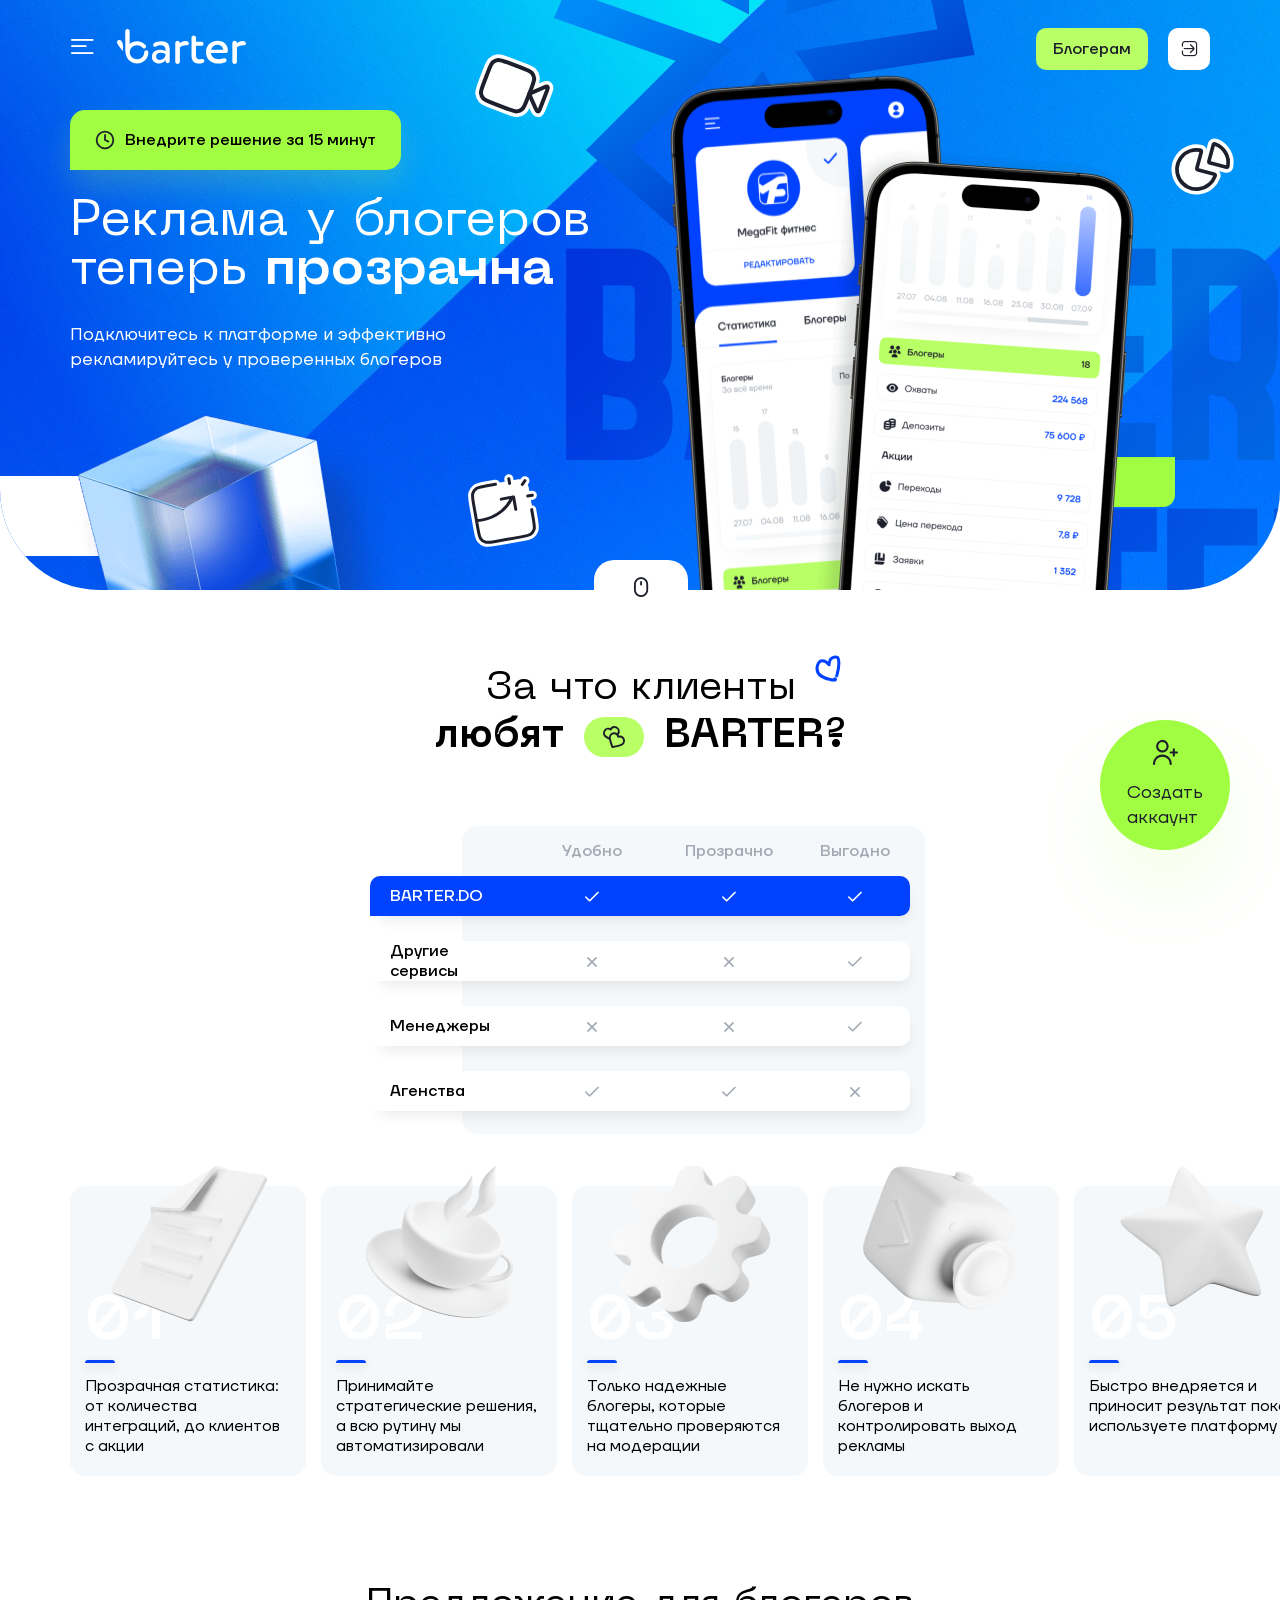
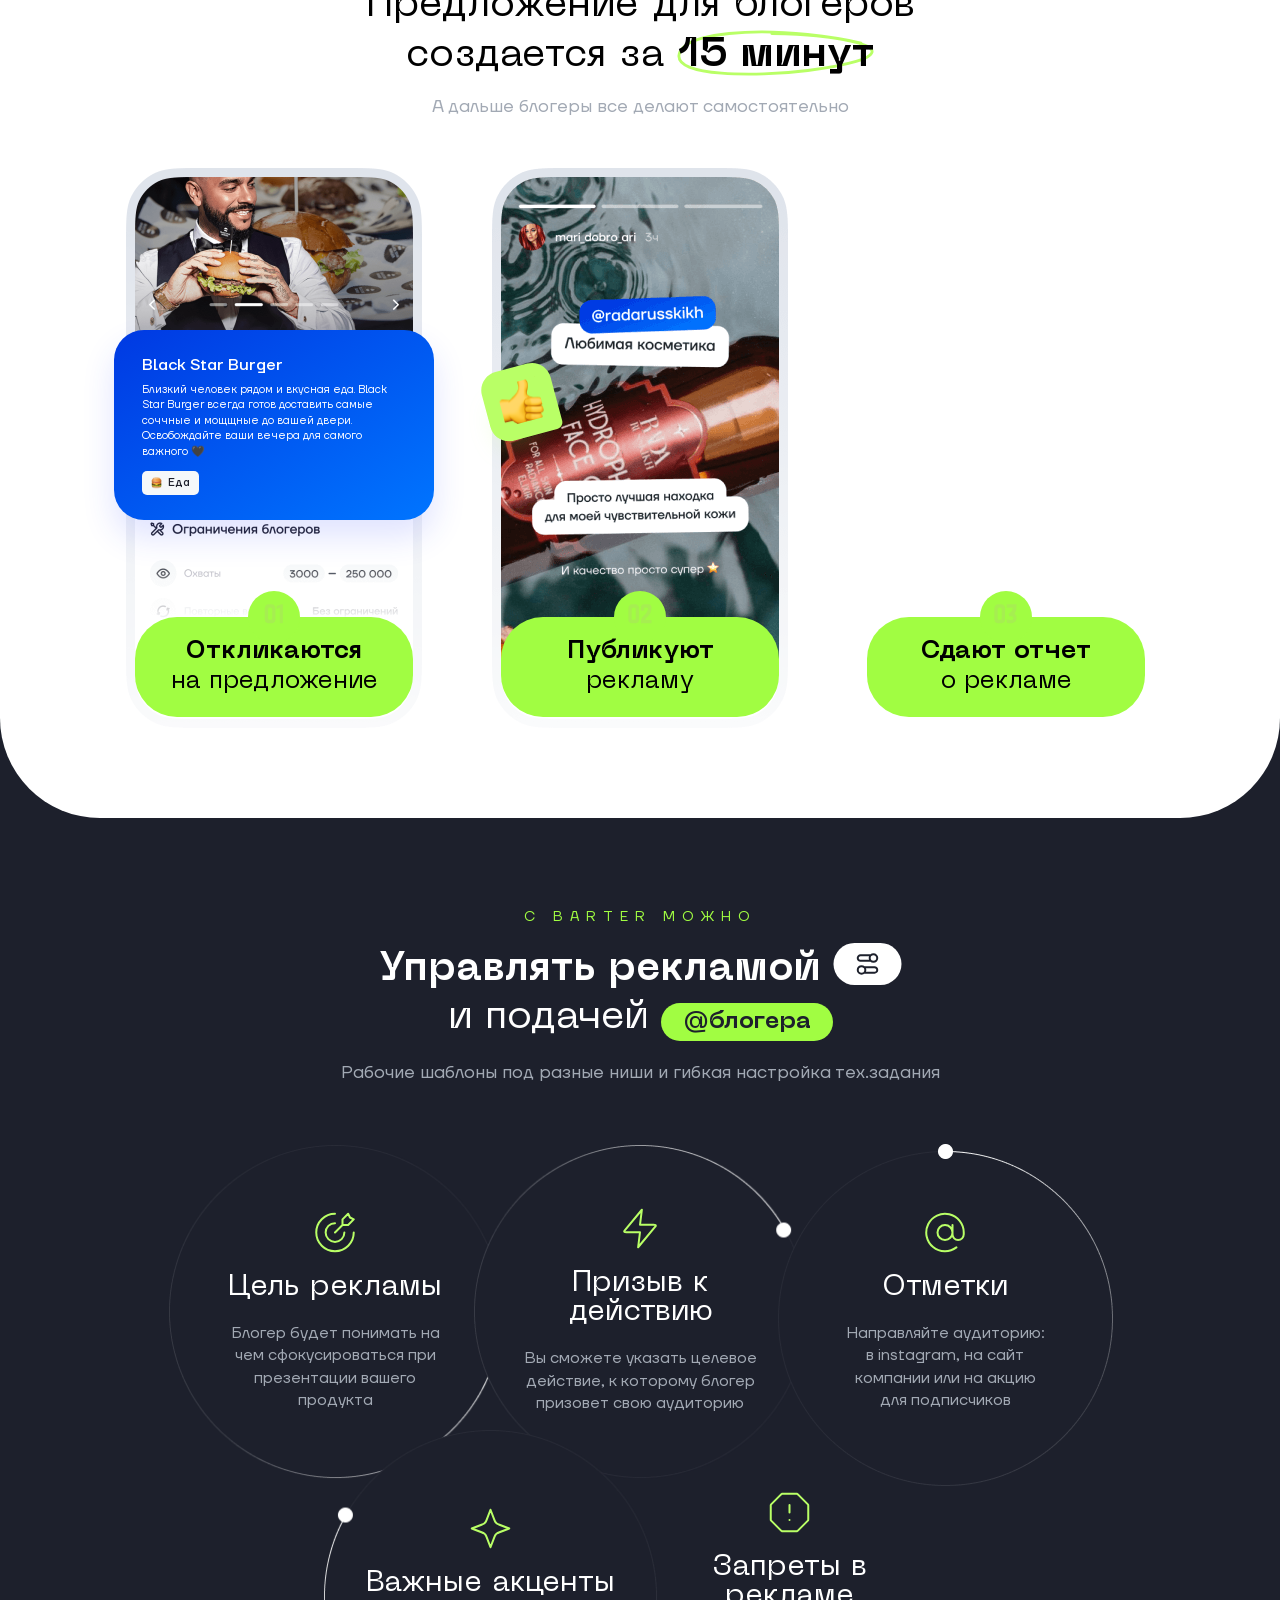
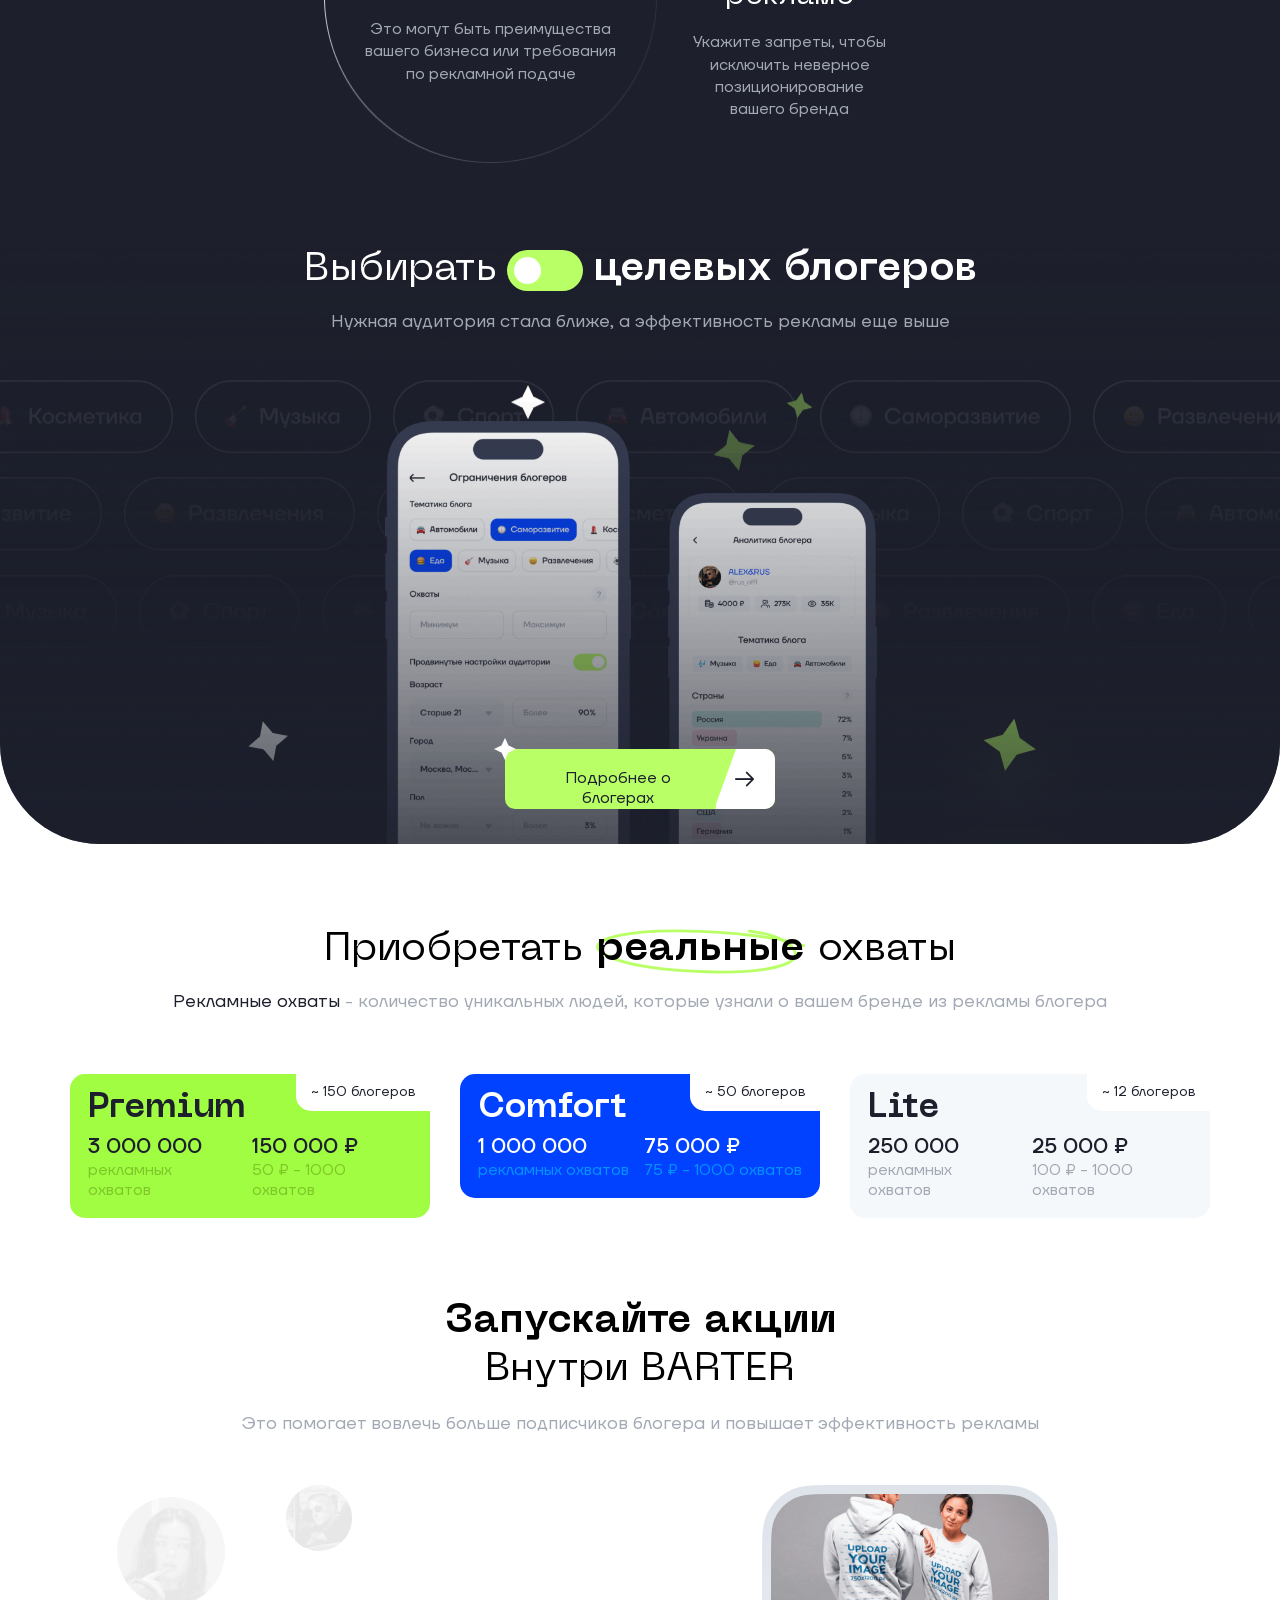
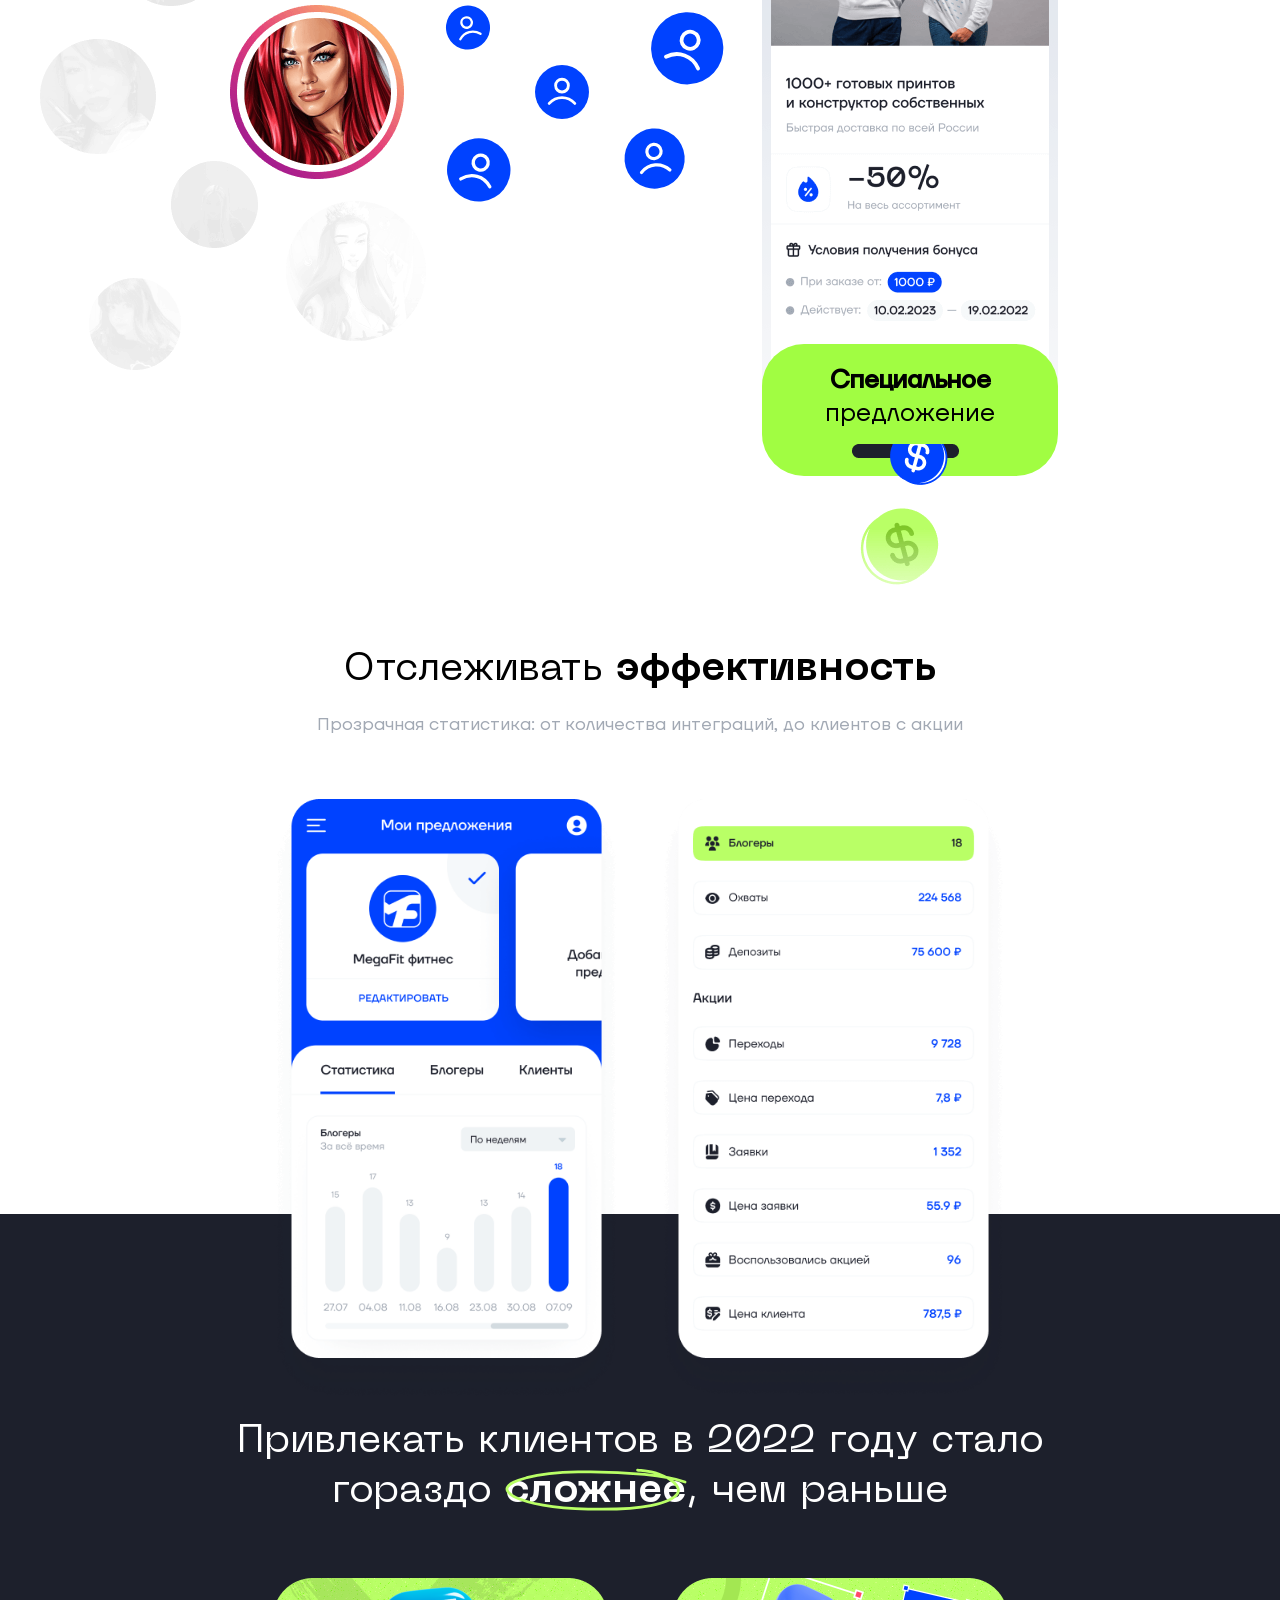
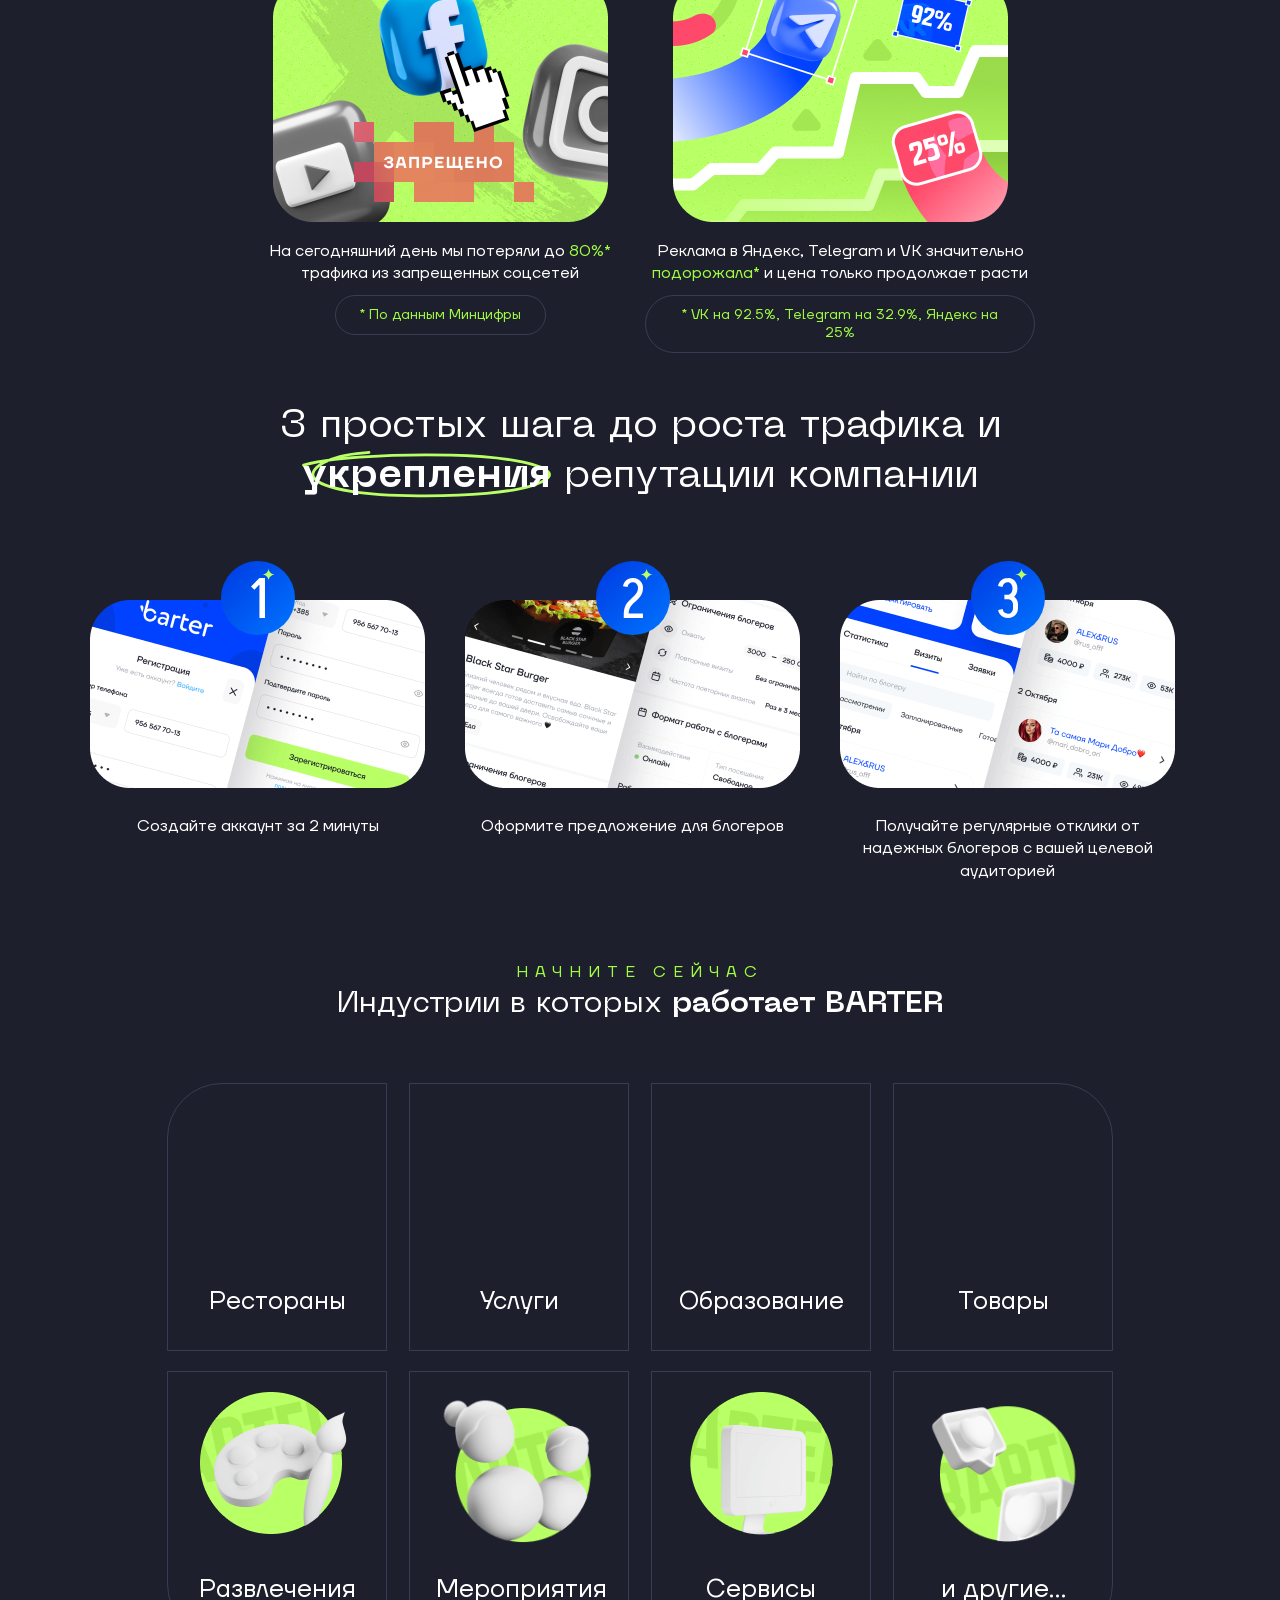
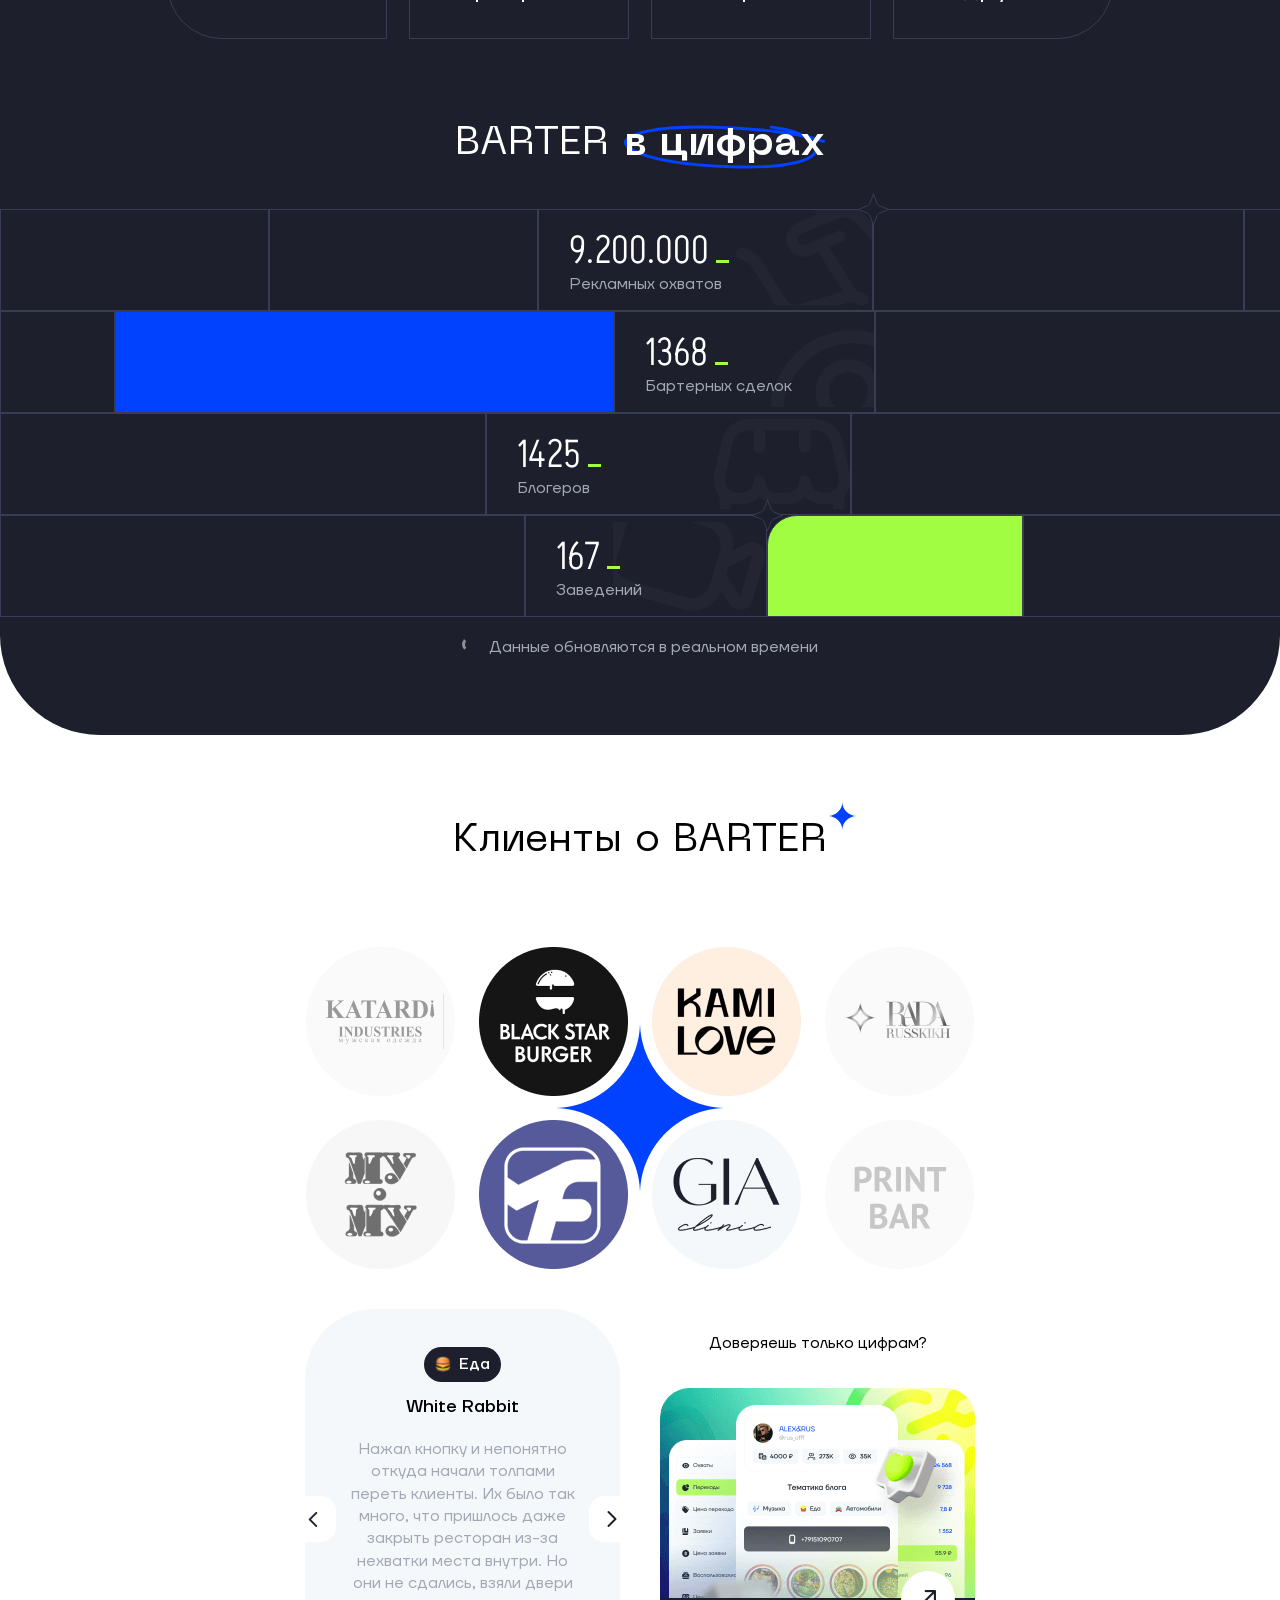
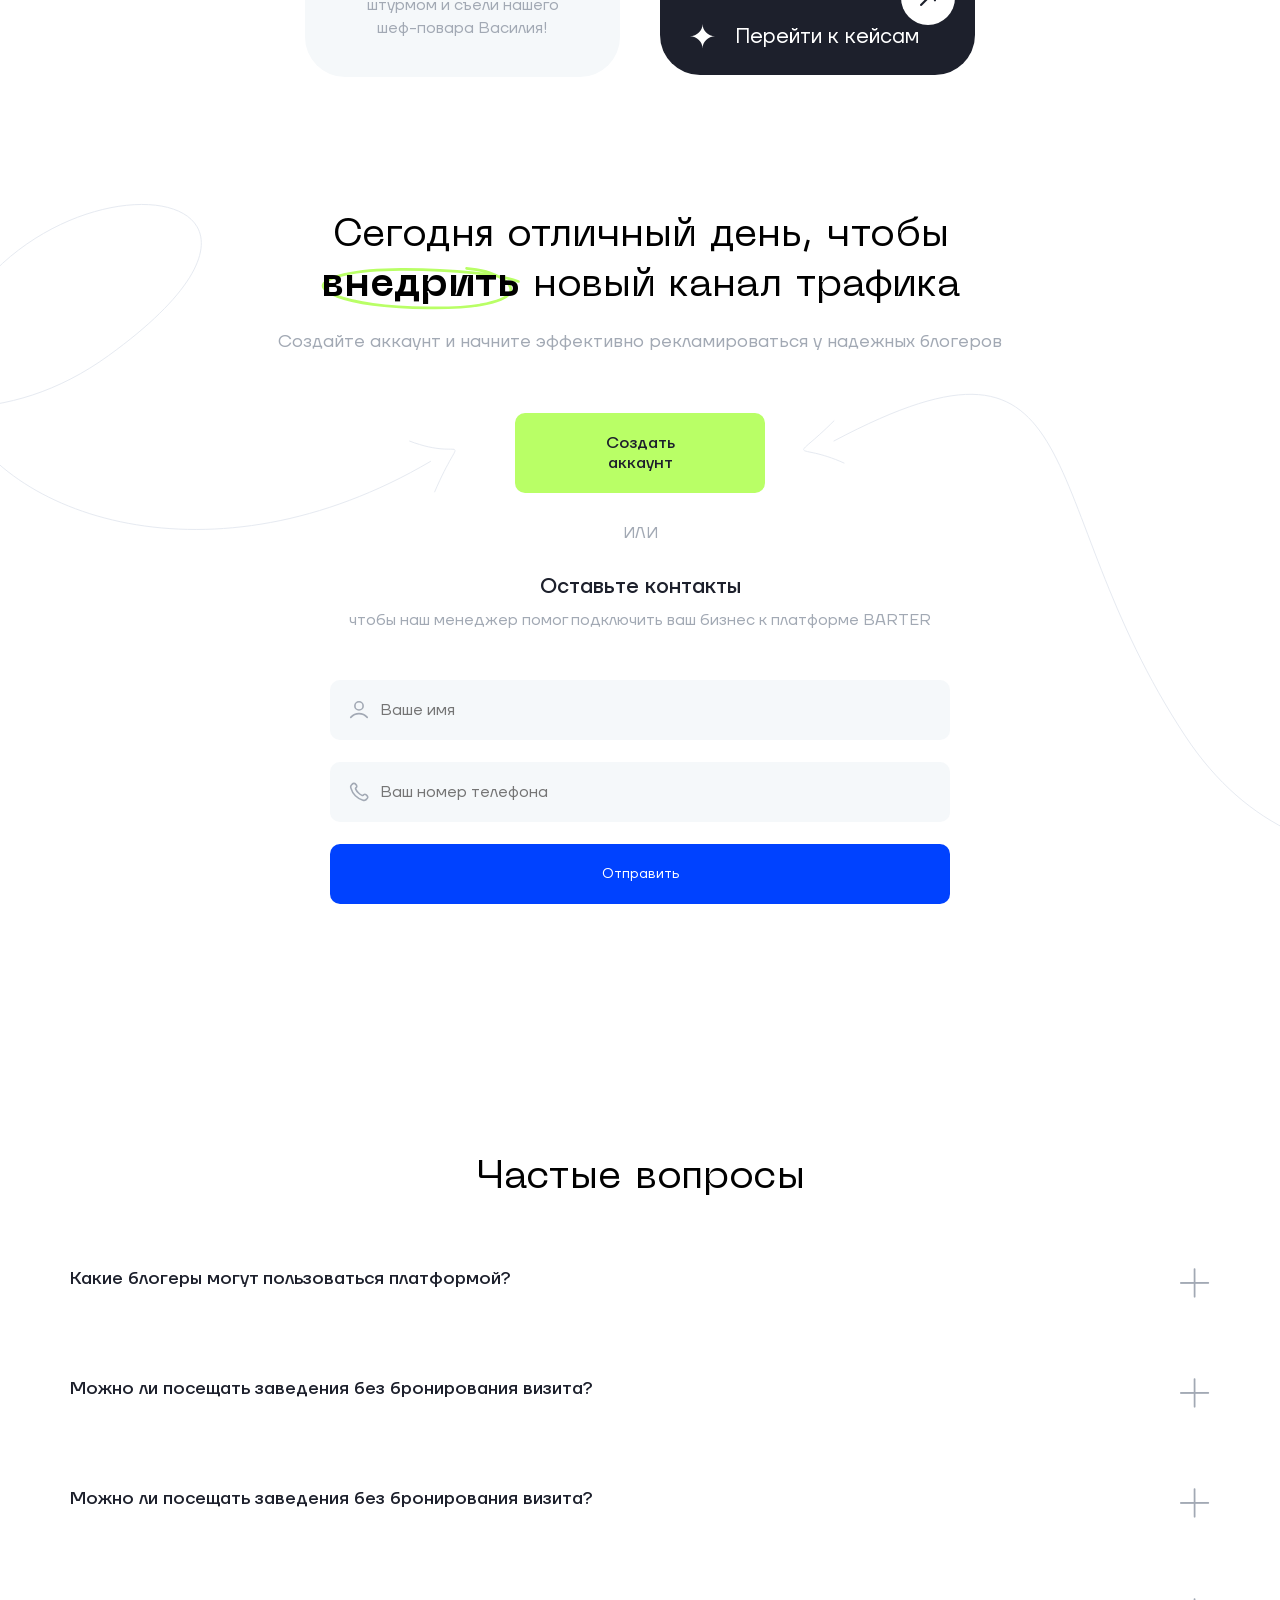
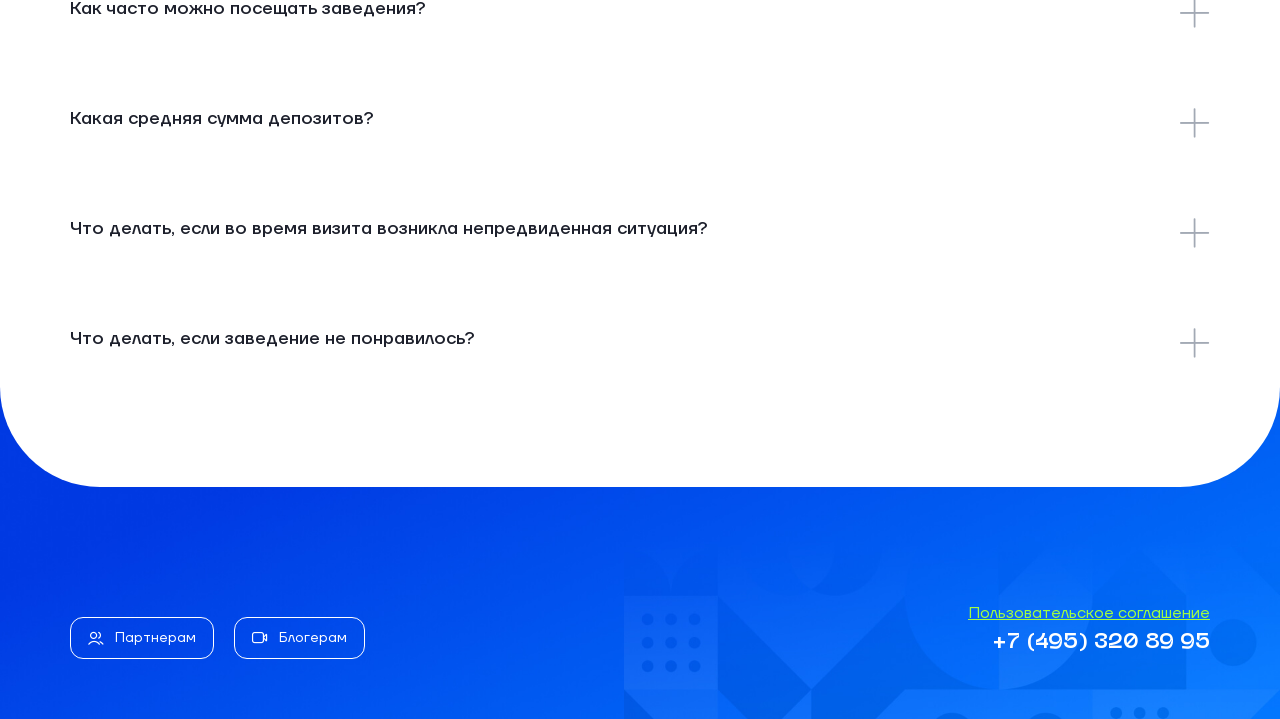
<file: app/index.html>
<!DOCTYPE html>
<html lang="ru">

<head>
	<meta charset="UTF-8">
	<meta name="viewport" content="width=device-width, initial-scale=1">
	<link rel="icon" href="favicon.svg" type="image/x-icon">
	<title>Barter</title>
	<!-- Icomoon -->
	<link rel="stylesheet" href="libs/icomoon/icomoon.css">
	<!-- Базовые стили CSS -->
	<!-- simplebar -->
	<link rel="stylesheet" rel="preload" href="libs/simplebar/simplebar.css">
	<!-- swiper -->
	<link rel="stylesheet" rel="preload" href="libs/swiper/swiper-bundle.min.css"/>
	<!-- -->
	<link rel="stylesheet" rel="preload" href="css/first.min.css">
	<link rel="stylesheet" rel="preload" href="css/main.min.css">
	<link rel="stylesheet" rel="preload" href="css/myanims.min.css">
</head>
<div id="preloader" class="visible">
	<div></div>
</div>
<!-- body -->
<body>
	<section class="main" id="main">
		<div class="container">
			<header class="header">
				<div class="header__left">
					<div class="header__burger">
						<i class="icon-burger"></i>
					</div>
					<a href="#" class="header__logo">
						<img src="img/logo.svg">
					</a>
				</div>
				<div class="header__right">
					<a href="#" class="header__bloggers btn btn1 btn1--type2">
						Блогерам
					</a>
					<a href="#" class="header__enter btn btn1 btn1--type1">
						<i class="icon-enter"></i>
					</a>
				</div>
			</header>
			<div class="main__content">
				<div class="main__stamp leScaleXIn">
					<img src="img/clock-icon.svg">
					Внедрите решение за 15 минут
				</div>
				<h1 class="main__title">
					Реклама у блогеров теперь <br><span>про&shyзрачна</span>
				</h1>
				<div class="main__text">
					Подключитесь к платформе и эффективно рекламируйтесь у проверенных блогеров
				</div>
			</div>
			<div class="main__phones">
				<img src="img/main-phone1.png" class="main__phone1" style="animation-duration: 1s">
				<img src="img/main-phone2.png" class="main__phone2" stlye="animation-duration: 1.4s">
				<div class="main__phones-green"></div>
			</div>
			<div class="main__video-icon">
				<img src="img/main_video_icon.svg">
			</div>
			<div class="main__pac-icon">
				<img src="img/main_pac_icon.svg">
			</div>
			<div class="main__arrow-icon">
				<img src="img/main_arrow_icon.svg">
			</div>
			<div class="main__ice-cube-icon">
				<img src="img/main_ice_cube_icon.png">
			</div>
			<div class="main__ice-cube-icon2">
				<img src="img/main_ice_cube_icon2.png">
			</div>
		</div>
	</section>
	<section class="love" id="love">
		<div class="main__mouse">
			<i class="icon-mouse"></i>
		</div>
		<div class="container">
			<div class="title-wrap love__title-wrap">
				<h2 class="title love__title">
					<img src="img/love_title_icon2.svg" class="love__title-icon2">
					За что клиенты <br><span>любят <img src="img/love_title_icon.svg"> BARTER?</span>
				</h2>
			</div>
			<div class="love__table">
				<div class="love__table-row love__table-row--top">
					<div class="love__table-col">
						
					</div>
					<div class="love__table-col">
						Удобно
					</div>
					<div class="love__table-col">
						Прозрачно
					</div>
					<div class="love__table-col">
						Выгодно
					</div>
				</div>
				<div class="love__table-row love__table-row--first">
					<div class="love__table-col">
						BARTER.DO
					</div>
					<div class="love__table-col">
						<i class="icon-checkmark"></i>
					</div>
					<div class="love__table-col">
						<i class="icon-checkmark"></i>
					</div>
					<div class="love__table-col">
						<i class="icon-checkmark"></i>
					</div>
				</div>
				<div class="love__table-row">
					<div class="love__table-col">
						Другие сервисы
					</div>
					<div class="love__table-col">
						<i class="icon-fat-close"></i>
					</div>
					<div class="love__table-col">
						<i class="icon-fat-close"></i>
					</div>
					<div class="love__table-col">
						<i class="icon-checkmark"></i>
					</div>
				</div>
				<div class="love__table-row">
					<div class="love__table-col">
						Менеджеры
					</div>
					<div class="love__table-col">
						<i class="icon-fat-close"></i>
					</div>
					<div class="love__table-col">
						<i class="icon-fat-close"></i>
					</div>
					<div class="love__table-col">
						<i class="icon-checkmark"></i>
					</div>
				</div>
				<div class="love__table-row">
					<div class="love__table-col">
						Агенства
					</div>
					<div class="love__table-col">
						<i class="icon-checkmark"></i>
					</div>
					<div class="love__table-col">
						<i class="icon-checkmark"></i>
					</div>
					<div class="love__table-col">
						<i class="icon-fat-close"></i>
					</div>
				</div>
			</div>
		</div>
	</section>
	<!-- adv -->
	<div class="adv" id="adv">
		<div class="container">
			<div class="adv__box-wrap">
				<div class="adv__box">
					<div class="adv__item">
						<div class="adv__item-top">
							<div class="adv__item-img">
								<img data-src="img/adv-img2.png" class="lazyload">
							</div>
							<div class="adv__item-stap">
								01
							</div>
						</div>
						<div class="adv__item-bottom">
							<div class="adv__item-bottom-icon"></div>
							<div class="adv__item-text">
								Прозрачная статистика: от количества интеграций, до клиентов с акции
							</div>
						</div>
					</div>
					<div class="adv__item">
						<div class="adv__item-top">
							<div class="adv__item-img">
								<img data-src="img/adv-img1.png" class="lazyload">
							</div>
							<div class="adv__item-stap">
								02
							</div>
						</div>
						<div class="adv__item-bottom">
							<div class="adv__item-bottom-icon"></div>
							<div class="adv__item-text">
								Принимайте стратегические решения, а всю рутину мы автоматизировали
							</div>
						</div>
					</div>
					<div class="adv__item">
						<div class="adv__item-top">
							<div class="adv__item-img">
								<img data-src="img/adv-img3.png" class="lazyload">
							</div>
							<div class="adv__item-stap">
								03
							</div>
						</div>
						<div class="adv__item-bottom">
							<div class="adv__item-bottom-icon"></div>
							<div class="adv__item-text">
								Только надежные блогеры, которые тщательно проверяются на модерации
							</div>
						</div>
					</div>
					<div class="adv__item">
						<div class="adv__item-top">
							<div class="adv__item-img">
								<img data-src="img/adv-img4.png" class="lazyload">
							</div>
							<div class="adv__item-stap">
								04
							</div>
						</div>
						<div class="adv__item-bottom">
							<div class="adv__item-bottom-icon"></div>
							<div class="adv__item-text">
								Не нужно искать блогеров и контролировать выход рекламы
							</div>
						</div>
					</div>
					<div class="adv__item">
						<div class="adv__item-top">
							<div class="adv__item-img">
								<img data-src="img/adv-img5.png" class="lazyload">
							</div>
							<div class="adv__item-stap">
								05
							</div>
						</div>
						<div class="adv__item-bottom">
							<div class="adv__item-bottom-icon"></div>
							<div class="adv__item-text">
								Быстро внедряется и приносит результат пока используете платформу
							</div>
						</div>
					</div>
					<div class="adv__spacer"></div>
				</div>
			</div>
		</div>
	</div>
	<!-- fift -->
	<section class="fift" id="fift">
		<div class="container">
			<div class="title-wrap fift__title-wrap">
				<h2 class="fift__title title wow moveFromLeft">
					Предложение для блогеров <br> создается за <p><span>15 минут</span><img data-src="img/fift_title_icon.svg" class="lazyload"></p>
				</h2>
			</div>
			<div class="fift__text">
				А дальше блогеры все делают самостоятельно
			</div>
			<div class="fift__box-wrap">
				<div class="fift__box">
					<div class="fift__item wow blurIn">
						<img data-src="img/fift-img1.png" class="lazyload">
						<div class="fift__item-wrapper">
							<div class="fift__item-title">
								Black Star Burger
							</div>
							<div class="fift__item-text">
								Близкий человек рядом и вкусная еда. Black Star Burger всегда готов доставить самые соччные и мощщные до вашей двери. Освобождайте ваши вечера для самого важного 🖤
							</div>
							<div class="fift__item-tag">
								<img src="img/fift_burger_icon.svg">
								Еда
							</div>
						</div>
						<div class="fift__item-content">
							<img src="img/fift-step1.svg">
							<span>Откликаются</span> на предложение
						</div>
					</div>
					<div class="fift__item wow blurIn">
						<img data-src="img/fift-img2.png" class="lazyload">
						<div class="fift__item-content">
							<img src="img/fift-step2.svg">
							<span>Публикуют</span> рекламу
						</div>
						<div class="fift__item2-icon1">
							<img data-src="img/fift_item2_icon1.svg" class="lazyload">
						</div>
						<div class="fift__item2-icon2">
							<img data-src="img/fift_item2_icon2.svg" class="lazyload">
						</div>
					</div>
					<div class="fift__item wow blurIn">
						<img data-src="img/fift-img3.png" class="lazyload">
						<img data-src="img/fift-stories-icons.png" class="fift__item-stories lazyload">
						<div class="fift__item-content">
							<img src="img/fift-step3.svg">
							<span>Сдают отчет</span> о рекламе
						</div>
					</div>
					<div class="fift__spacer"></div>
				</div>
			</div>
		</div>
	</section>
	<!-- can -->
	<div class="can" id="can">
		<div class="container">
			<h3 class="can__subtitle">
				С BARTER МОЖНО
			</h3>
			<div class="can__title-wrap title-wrap">
				<h2 class="can__title title">
					<i class="can__title-first">Управлять рекламой</i> <img data-src="img/can_title_icon.svg" class="lazyload"> <br>и подачей <span class="">@блогера</span>
				</h2>
			</div>
			<div class="can__top-text">
				Рабочие шаблоны под разные ниши и гибкая настройка тех.задания
			</div>
			<div class="can__box">
				<div class="can__item">
					<div class="can__item-icon">
						<img data-src="img/can-icon1.svg" class="lazyload">
					</div>
					<div class="can__item-name">
						Цель рекламы
					</div>
					<div class="can__item-text">
						Блогер будет понимать на <br>чем сфокусироваться при <br>презентации вашего <br>продукта
					</div>
					<div class="can__item-circle can__item-circle1">
						<img data-src="img/can-circle1.png" class="lazyload">
					</div>
				</div>
				<div class="can__item">
					<div class="can__item-icon">
						<img data-src="img/can-icon2.svg" class="lazyload">
					</div>
					<div class="can__item-name">
						Призыв к действию
					</div>
					<div class="can__item-text">
						Вы сможете указать целевое действие, к которому блогер призовет свою аудиторию
					</div>
					<div class="can__item-circle can__item-circle2">
						<img data-src="img/can-circle2.png" class="lazyload">
					</div>
				</div>
				<div class="can__item">
					<div class="can__item-icon">
						<img data-src="img/can-icon3.svg" class="lazyload">
					</div>
					<div class="can__item-name">
						Отметки
					</div>
					<div class="can__item-text">
						Направляйте аудиторию: <br>в instagram, на сайт <br>компании или на акцию <br>для подписчиков
					</div>
					<div class="can__item-circle can__item-circle3">
						<img data-src="img/can-circle3.png" class="lazyload">
					</div>
				</div>
				<div class="can__item">
					<div class="can__item-icon">
						<img data-src="img/can-icon4.svg" class="lazyload">
					</div>
					<div class="can__item-name">
						Важные акценты
					</div>
					<div class="can__item-text">
						Это могут быть преимущества <br>вашего бизнеса или требования <br>по рекламной подаче
					</div>
					<div class="can__item-circle can__item-circle4">
						<img data-src="img/can-circle4.png" class="lazyload">
					</div>
				</div>
				<div class="can__item">
					<div class="can__item-icon">
						<img data-src="img/can-icon5.svg" class="lazyload">
					</div>
					<div class="can__item-name">
						Запреты в рекламе
					</div>
					<div class="can__item-text">
						Укажите запреты, чтобы <br>исключить неверное <br>позиционирование <br>вашего бренда
					</div>
					<div class="can__item-circle can__item-circle5">
						<img data-src="img/can-circle5.png" class="lazyload">
					</div>
				</div>
			</div>
		</div>
	</div>
	<!-- choise -->
	<div class="choise" id="choise">
		<div class="choise__mask">
			<img src="img/choise-mask.png">
		</div>
		<div class="container">
			<div class="choise__title-wrap title-wrap">
				<h2 class="title choise__title">
					Выбирать
					<div class="choise__title-tmblr wow">
						<span class="wow"></span>
					</div>
					<span>целевых блогеров</span>
				</h2>
			</div>
			<div class="choise__text">
				Нужная аудитория стала ближе, а эффективность рекламы еще выше
			</div>
			<div class="choise__phones">
				<img data-src="img/choise-phone1.png" class="moveFromBottom wow lazyload">
				<img data-src="img/choise-phone2.png" class="moveFromBottom wow lazyload">
			</div>
			<div class="choise__btn-wrap">
				<a href="#" class="choise__btn btn btn1 btn1--type5" data-modal="modal-one">
					<img data-src="img/star-btn-icon.svg" class="btn1--type5__star lazyload">
					<span>Подробнее о блогерах</span>
					<i class="icon-right-arrow"></i>
				</a>
			</div>
		</div>
	</div>
	<!-- cover -->
	<div class="cover" id="choise">
		<div class="container">
			<div class="title-wrap cover__title-wrap">
				<h2 class="cover__title title">
					Приобретать <p><img data-src="img/cover_icon.svg" class="lazyload"><span>реальные</span></p> охваты
				</h2>
			</div>
			<div class="cover__subtitle">
				<span>Рекламные охваты</span> - количество уникальных людей, которые узнали о вашем бренде из рекламы блогера
			</div>
			<div class="cover__box">
				<div class="cover__item cover__item--1 wow">
					<div class="cover__item-add">
						~ 150 блогеров
					</div>
					<div class="cover__item-title">
						Premium
					</div>
					<div class="cover__item-row">
						<div class="cover__item-col">
							<span>
								3 000 000
							</span>
							<p>
								рекламных охватов
							</p>
						</div>
						<div class="cover__item-col">
							<span>
								150 000 ₽
							</span>
							<p>
								50 ₽ - 1000 охватов
							</p>
						</div>
					</div>
				</div>
				<div class="cover__item cover__item--2 wow">
					<div class="cover__item-add">
						~ 50 блогеров
					</div>
					<div class="cover__item-title">
						Comfort
					</div>
					<div class="cover__item-row">
						<div class="cover__item-col">
							<span>
								1 000 000
							</span>
							<p>
								рекламных охватов
							</p>
						</div>
						<div class="cover__item-col">
							<span>
								75 000 ₽
							</span>
							<p>
								75 ₽ - 1000 охватов
							</p>
						</div>
					</div>
				</div>
				<div class="cover__item cover__item--3 wow">
					<div class="cover__item-add">
						~ 12 блогеров
					</div>
					<div class="cover__item-title">
						Lite
					</div>
					<div class="cover__item-row">
						<div class="cover__item-col">
							<span>
								250 000
							</span>
							<p>
								рекламных охватов
							</p>
						</div>
						<div class="cover__item-col">
							<span>
								25 000 ₽
							</span>
							<p>
								100 ₽ - 1000 охватов
							</p>
						</div>
					</div>
				</div>
			</div>
		</div>
	</div>
	<!-- get -->
	<div class="get" id="get">
		<div class="container">
			<div class="title-wrap get__title-wrap">
				<h2 class="get__title title wow moveFromBottom">
					<span>Запускайте акции</span> <br>Внутри BARTER
				</h2>
			</div>
			<div class="get__text wow moveFromBottom">
				Это помогает вовлечь больше подписчиков блогера и повышает эффективность рекламы
			</div>
			<div class="get__wrapper">
				<div class="get__left">
					<div class="get__girl">
						<img src="img/get-girl-icon.png">
					</div>
					<div class="get__shadows">
						<img data-src="img/get-shadows-icons.png" class="gsi1 lazyload">
						<img data-src="img/get-shadows-icons1-5.png" class="gsi1-5 lazyload">
						<img data-src="img/get-shadows-icons2.png" class="gsi2 lazyload">
					</div>
					<div class="get__blues">
						<img data-src="img/get-blues-icons.svg" class="lazyload">
					</div>
				</div>
				<div class="get__right wow moveFromRight">
					<div class="get__item">
						<div class="get__item-img">
							<img data-src="img/get-img.png" class="lazyload">
						</div>
						<div class="get__item-content">
							<span>Специальное</span> предложение
							<img data-src="img/get_coins_icon.png" class="lazyload">
						</div>
					</div>
				</div>
			</div>
		</div>
	</div>
	<!-- track -->
	<div class="track" id="track">
		<div class="container">
			<div class="track__title-wrap title-wrap">
				<h2 class="track__title title wow moveFromBottom">
					Отслеживать <span>эффективность</span>
				</h2>
			</div>
			<div class="track__text wow moveFromBottom">
				Прозрачная статистика: от количества интеграций, до клиентов с акции
			</div>
			<div class="track__img">
				<img data-src="img/track-phone1.png" class="tp1 moveFromLeft wow lazyload">
				<img data-src="img/track-phone2.png" class="tp2 moveFromRight wow lazyload">
				<img data-src="img/track-img2.png" class="ti2 lazyload">
			</div>
		</div>
	</div>
	<!-- hard -->
	<div class="hard" id="hard">
		<div class="container">
			<div class="hard__title-wrap title-wrap">
				<h2 class="hard__title title wow moveFromBottom">
					Привлекать клиентов в 2022 году стало <br>гораздо <p><img data-src="img/hard_title_icon.svg" class="lazyload"><span>сложнее</span></p>, чем раньше
				</h2>
			</div>
			<div class="hard__box">
				<div class="hard__item moveFromLeft wow">
					<div class="hard__item-img">
						<img data-src="img/hard-img1.png" class="lazyload">
					</div>
					<div class="hard__item-text">
						На сегодняшний день мы потеряли до <span>80%*</span> трафика из запрещенных соцсетей
					</div>
					<div class="hard__item-btn">
						* По данным Минцифры
					</div>
				</div>
				<div class="hard__item moveFromRight wow">
					<div class="hard__item-img">
						<img data-src="img/hard-img2.png" class="lazyload">
					</div>
					<div class="hard__item-text">
						Реклама в Яндекс, Telegram и VK значительно <span>подорожала*</span> и цена только продолжает расти
					</div>
					<div class="hard__item-btn btn">
						* VK на 92.5%,  Telegram на 32.9%, Яндекс на 25%
					</div>
				</div>
			</div>
		</div>
	</div>
	<!-- steps -->
	<div class="steps" id="steps">
		<div class="container">
			<div class="steps__title-wrap title-wrap">
				<h2 class="stems__title title wow moveFromBottom">
					3 простых шага до роста трафика и <br><p><img data-src="img/steps_title_icon.svg" class="lazyload"><span>укрепления</span></p> репутации компании
				</h2>
			</div>
			<div class="steps__box-wrap">
				<div class="steps__box">
					<div class="steps__item">
						<div class="step__item-count wow zoomIn">
							<span>
								<img data-src="img/1-icon.svg" class="lazyload">
								<img data-src="img/step_count_icon.svg" class="step__item-star lazyload">
							</span>
						</div>
						<div class="steps__item-img">
							<img data-src="img/steps-img1.png" class="lazyload">
						</div>
						<div class="steps__item-name">
							Создайте аккаунт за 2 минуты
						</div>
					</div>
					<div class="steps__item">
						<div class="step__item-count wow zoomIn">
							<span>
								<img data-src="img/2-icon.svg" class="lazyload">
								<img data-src="img/step_count_icon.svg" class="step__item-star lazyload">
							</span>
						</div>
						<div class="steps__item-img">
							<img data-src="img/steps-img2.png" class="lazyload">
						</div>
						<div class="steps__item-name">
							Оформите предложение для блогеров
						</div>
					</div>
					<div class="steps__item">
						<div class="step__item-count wow zoomIn">
							<span>
								<img data-src="img/3-icon.svg" class="lazyload">
								<img data-src="img/step_count_icon.svg" class="step__item-star lazyload">
							</span>
						</div>
						<div class="steps__item-img">
							<img data-src="img/steps-img3.png" class="lazyload">
						</div>
						<div class="steps__item-name">
							Получайте регулярные отклики от надежных блогеров с вашей целевой аудиторией
						</div>
					</div>
					<div class="steps__spacer">
						ㅤ
					</div>
				</div>
			</div>
		</div>
	</div>
	<!-- start -->
	<div class="start" id="start">
		<div class="container">
			<div class="start__subtitle">
				НАЧНИТЕ СЕЙЧАС
			</div>
			<div class="start__title-wrap title-wrap">
				<h2 class="start__title title wow moveFromBottom">
					Индустрии в которых <span>работает BARTER</span>
				</h2>
			</div>
			<div class="start__box">
				<div class="start__item wow leFadeIn">
					<div class="start__item-icon">
						<img data-src="img/start-img1.png" class="lazyload">
					</div>
					<div class="start__item-name">
						Рестораны
					</div>
				</div>
				<div class="start__item wow leFadeIn">
					<div class="start__item-icon">
						<img data-src="img/start-img2.png" class="lazyload">
					</div>
					<div class="start__item-name">
						Услуги
					</div>
				</div>
				<div class="start__item wow leFadeIn">
					<div class="start__item-icon">
						<img data-src="img/start-img3.png" class="lazyload">
					</div>
					<div class="start__item-name">
						Образование
					</div>
				</div>
				<div class="start__item wow leFadeIn">
					<div class="start__item-icon">
						<img data-src="img/start-img4.png" class="lazyload">
					</div>
					<div class="start__item-name">
						Товары
					</div>
				</div>
				<div class="start__item wow leFadeIn">
					<div class="start__item-icon">
						<img data-src="img/start-img5.png" class="lazyload">
					</div>
					<div class="start__item-name">
						Развлечения
					</div>
				</div>
				<div class="start__item wow leFadeIn">
					<div class="start__item-icon">
						<img data-src="img/start-img6.png" class="lazyload">
					</div>
					<div class="start__item-name">
						Мероприятия
					</div>
				</div>
				<div class="start__item wow leFadeIn">
					<div class="start__item-icon">
						<img data-src="img/start-img7.png" class="lazyload">
					</div>
					<div class="start__item-name">
						Сервисы
					</div>
				</div>
				<div class="start__item wow leFadeIn">
					<div class="start__item-icon">
						<img data-src="img/start-img8.png" class="lazyload">
					</div>
					<div class="start__item-name">
						и другие...
					</div>
				</div>
			</div>
		</div>
	</div>
	<!-- numbers -->
	<div class="numbers" id="numbers">
		<div class="numbers__title-wrap title-wrap">
			<h2 class="numbers__title title">
				BARTER <p><span>в цифрах</span><img data-src="img/number_title_icon.svg" class="wow flipX lazyload"></p>
			</h2>
		</div>
		<div class="numbers__row numbers__row1">
			<div class="numbers__row-col">
				
			</div>
			<div class="numbers__row-col">

			</div>
			<div class="numbers__row-col numbers__row-content">
				<div class="numbers__count wow moveFromLeft">
					9.200.000
				</div>
				<div class="numbers__text wow moveFromLeft">
					Рекламных охватов
				</div>
				<div class="numbers__icon">
					<img data-src="img/numbers-icon1.svg" class="lazyload">
				</div>
			</div>
			<div class="numbers__row-col">
				<div class="numbers__row-star">
					<img data-src="img/numbers-star-icon.svg" class="lazyload">
				</div>
			</div>
			<div class="numbers__row-col">

			</div>
		</div>
		<div class="numbers__row numbers__row2">
			<div class="numbers__row-col">
				
			</div>
			<div class="numbers__row-col">

			</div>
			<div class="numbers__row-col numbers__row-content">
				<div class="numbers__count wow moveFromRight">
					1368
				</div>
				<div class="numbers__text wow moveFromRight">
					Бартерных сделок
				</div>
				<div class="numbers__icon">
					<img data-src="img/numbers-icon2.svg" class="lazyload">
				</div>
			</div>
			<div class="numbers__row-col">

			</div>
		</div>
		<div class="numbers__row numbers__row3">
			<div class="numbers__row-col">
				
			</div>
			<div class="numbers__row-col numbers__row-content">
				<div class="numbers__count wow moveFromLeft">
					1425
				</div>
				<div class="numbers__text wow moveFromLeft">
					Блогеров
				</div>
				<div class="numbers__icon">
					<img data-src="img/numbers-icon3.svg" class="lazyload">
				</div>
			</div>
			<div class="numbers__row-col">

			</div>
		</div>
		<div class="numbers__row numbers__row4">
			<div class="numbers__row-col">
				
			</div>
			<div class="numbers__row-col numbers__row-content">
				<div class="numbers__count wow moveFromRight">
					167
				</div>
				<div class="numbers__text wow moveFromRight">
					Заведений
				</div>
				<div class="numbers__icon">
					<img data-src="img/numbers-icon4.svg" class="lazyload">
				</div>
			</div>
			<div class="numbers__row-col">
				<div class="numbers__row-star">
					<img data-src="img/numbers-star-icon.svg" class="lazyload">
				</div>
			</div>
			<div class="numbers__row-col">

			</div>
		</div>
		<div class="numbers__bottom">
			<div class="one"></div>
			Данные обновляются в реальном времени
		</div>
	</div>
	<!-- comments -->
	<div class="comments" id="comments">
		<div class="container">
			<div class="comments__title-wrap title-wrap">
				<h2 class="comments__title title">
					Клиенты о BARTER
					<img data-src="img/comments_star_icon.svg" class="lazyload">
				</h2>
			</div>
			<div class="comments__img">
				<img data-src="img/comments-top-img.png" class="wow leFadeIn lazyload">
			</div>
			<div class="comments__layout">
				<div class="comments__left">
					<div class="comments__slider swiper">
						<div class="comments__wrapper swiper-wrapper">
							<div class="comments__slide swiper-slide">
								<div class="comments__cat">
									<img src="img/comments-icon.svg">
									<span>Еда</span>
								</div>
								<div class="comments__name">
									White Rabbit
								</div>
								<div class="comments__text">
									Нажал кнопку и непонятно откуда начали толпами переть клиенты. Их было так много, что пришлось даже закрыть ресторан из-за нехватки места внутри. Но они не сдались, взяли двери штурмом и съели нашего шеф-повара Василия!
								</div>
							</div>
							<div class="comments__slide swiper-slide">
								<div class="comments__cat">
									<img data-src="img/comments-icon.svg" class="lazyload">
									<span>Еда2</span>
								</div>
								<div class="comments__name">
									White Rabbit
								</div>
								<div class="comments__text">
									Нажал кнопку и непонятно откуда начали толпами переть клиенты. Их было так много, что пришлось даже закрыть ресторан из-за нехватки места внутри. Но они не сдались, взяли двери штурмом и съели нашего шеф-повара Василия!
								</div>
							</div>
							<div class="comments__slide swiper-slide">
								<div class="comments__cat">
									<img data-src="img/comments-icon.svg" class="lazyload">
									<span>Еда3</span>
								</div>
								<div class="comments__name">
									White Rabbit
								</div>
								<div class="comments__text">
									Нажал кнопку и непонятно откуда начали толпами переть клиенты. Их было так много, что пришлось даже закрыть ресторан из-за нехватки места внутри. Но они не сдались, взяли двери штурмом и съели нашего шеф-повара Василия!
								</div>
							</div>
						</div>
					</div>
					<div class="comments__arrows">
						<div class="swiper-button-next">
							<i class="icon-right-ungle"></i>
						</div>
						<div class="swiper-button-prev">
							<i class="icon-left-ungle"></i>
						</div>
					</div>
				</div>
				<div class="comments__right">
					<div class="comments__right-title">
						Доверяешь только цифрам?
					</div>
					<div class="comments__cases lePushReleaseFrom" data-modal="modal-two">
						<div class="comments__cases-img">
							
						</div>
						<div class="comments__cases-content">
							<img data-src="img/comments-star-icon.svg" class="lazyload">
							<span>
								Перейти к кейсам
							</span>
							<div class="comments__cases-arrow">
								<i class="icon-tr-arrow"></i>
							</div>
						</div>
					</div>
				</div>
			</div>
		</div>
	</div>
	<!-- today -->
	<div class="today" id="today">
		<div class="container">
			<div class="today__title-wrap title-wrap">
				<h2 class="today__title title">
					Сегодня отличный день, чтобы <br><p><span>внедрить</span><img data-src="img/today_title_icon.svg" class="lazyload"></p> новый канал трафика
				</h2>
			</div>
			<div class="today__text">
				Создайте аккаунт и начните эффективно рекламироваться у надежных блогеров
			</div>
			<div class="today__create">
				<a href="#" class="today__create-btn btn btn1 btn1--type2">
					Создать аккаунт
				</a>
				<div class="today__arrow-1">
					<img data-src="img/today-arrow-1.svg" class="lazyload">
				</div>
				<div class="today__arrow-2">
					<img data-src="img/today-arrow-2.svg" class="lazyload">
				</div>
			</div>
			<div class="today__or">
				ИЛИ
			</div>
			<div class="today__form">
				<div class="today__form-title">
					Оставьте контакты
				</div>
				<div class="today__form-text">
					чтобы наш менеджер помог подключить ваш бизнес к платформе BARTER
				</div>
				<form class="today__form-object">
					<input type="text" class="today__input input input--size2 input--name" placeholder="Ваше имя">
					<input type="text" class="today__input input input--size2 input--phone" placeholder="Ваш номер телефона">
					<button class="btn btn btn1 btn1--type4">Отправить</button>
				</form>
			</div>
		</div>
	</div>
	<!-- qa  -->
	<section class="qa" id="qa">
		<div class="container">
			<div class="qa__title-wrap title-wrap">
				<h2 class="qa__title title">
					Частые вопросы
				</h2>
			</div>
			<div class="qa__box">
				<div class="qa__item">
					<div class="qa__item-row">
						<div class="qa__item-title">
							Какие блогеры могут пользоваться платформой?
						</div>
						<div class="qa__item-status">
							<i class="icon-plus qis1"></i>
						</div>
					</div>
					<div class="qa__item-content">
						<p>От 5 до 20 минут, чтобы настроить карточку заведения, после чего блогеры всё сделают сами</p>
						<p>Если ваше заведение работает с блогерами только по предварительному бронированию, тогда еще нужно подтверждать бронирование от блогеров, уведомления о которых приходит в Телеграм-бот</p>
						<p>А дальше по желанию можете наблюдать за результатами в разделе статистики</p>
					</div>
				</div>
				<div class="qa__item">
					<div class="qa__item-row">
						<div class="qa__item-title">
							Можно ли посещать заведения без бронирования визита?
						</div>
						<div class="qa__item-status">
							<i class="icon-plus qis1"></i>
						</div>
					</div>
					<div class="qa__item-content">
						<p>От 5 до 20 минут, чтобы настроить карточку заведения, после чего блогеры всё сделают сами</p>
						<p>Если ваше заведение работает с блогерами только по предварительному бронированию, тогда еще нужно подтверждать бронирование от блогеров, уведомления о которых приходит в Телеграм-бот</p>
						<p>А дальше по желанию можете наблюдать за результатами в разделе статистики</p>
					</div>
				</div>
				<div class="qa__item">
					<div class="qa__item-row">
						<div class="qa__item-title">
							Можно ли посещать заведения без бронирования визита?
						</div>
						<div class="qa__item-status">
							<i class="icon-plus qis1"></i>
						</div>
					</div>
					<div class="qa__item-content">
						<p>От 5 до 20 минут, чтобы настроить карточку заведения, после чего блогеры всё сделают сами</p>
						<p>Если ваше заведение работает с блогерами только по предварительному бронированию, тогда еще нужно подтверждать бронирование от блогеров, уведомления о которых приходит в Телеграм-бот</p>
						<p>А дальше по желанию можете наблюдать за результатами в разделе статистики</p>
					</div>
				</div>
				<div class="qa__item">
					<div class="qa__item-row">
						<div class="qa__item-title">
							Как часто можно посещать заведения?
						</div>
						<div class="qa__item-status">
							<i class="icon-plus qis1"></i>
						</div>
					</div>
					<div class="qa__item-content">
						<p>От 5 до 20 минут, чтобы настроить карточку заведения, после чего блогеры всё сделают сами</p>
						<p>Если ваше заведение работает с блогерами только по предварительному бронированию, тогда еще нужно подтверждать бронирование от блогеров, уведомления о которых приходит в Телеграм-бот</p>
						<p>А дальше по желанию можете наблюдать за результатами в разделе статистики</p>
					</div>
				</div>
				<div class="qa__item">
					<div class="qa__item-row">
						<div class="qa__item-title">
							Какая средняя сумма депозитов?
						</div>
						<div class="qa__item-status">
							<i class="icon-plus qis1"></i>
						</div>
					</div>
					<div class="qa__item-content">
						<p>От 5 до 20 минут, чтобы настроить карточку заведения, после чего блогеры всё сделают сами</p>
						<p>Если ваше заведение работает с блогерами только по предварительному бронированию, тогда еще нужно подтверждать бронирование от блогеров, уведомления о которых приходит в Телеграм-бот</p>
						<p>А дальше по желанию можете наблюдать за результатами в разделе статистики</p>
					</div>
				</div>
				<div class="qa__item">
					<div class="qa__item-row">
						<div class="qa__item-title">
							Что делать, если во время визита возникла непредвиденная ситуация?
						</div>
						<div class="qa__item-status">
							<i class="icon-plus qis1"></i>
						</div>
					</div>
					<div class="qa__item-content">
						<p>От 5 до 20 минут, чтобы настроить карточку заведения, после чего блогеры всё сделают сами</p>
						<p>Если ваше заведение работает с блогерами только по предварительному бронированию, тогда еще нужно подтверждать бронирование от блогеров, уведомления о которых приходит в Телеграм-бот</p>
						<p>А дальше по желанию можете наблюдать за результатами в разделе статистики</p>
					</div>
				</div>
				<div class="qa__item">
					<div class="qa__item-row">
						<div class="qa__item-title">
							Что делать, если заведение не понравилось?
						</div>
						<div class="qa__item-status">
							<i class="icon-plus qis1"></i>
						</div>
					</div>
					<div class="qa__item-content">
						<p>От 5 до 20 минут, чтобы настроить карточку заведения, после чего блогеры всё сделают сами</p>
						<p>Если ваше заведение работает с блогерами только по предварительному бронированию, тогда еще нужно подтверждать бронирование от блогеров, уведомления о которых приходит в Телеграм-бот</p>
						<p>А дальше по желанию можете наблюдать за результатами в разделе статистики</p>
					</div>
				</div>

			</div>
		</div>
	</section>
	<!-- footer -->
	<footer class="footer" id="footer">
		<div class="container">
			<div class="footer__wrapper">
				<div class="footer__left">
					<a href="#" class="footer__logo">
						<img data-src="img/logo.svg" class="lazyload">
					</a>
					<div class="footer__btns">
						<div class="footer__btn btn btn1 btn1--type3">
							<i class="icon-persons"></i>
							Партнерам
						</div>
						<div class="footer__btn btn btn1 btn1--type3">
							<i class="icon-video"></i>
							Блогерам
						</div>
					</div>
				</div>
				<div class="footer__right">
					<div class="footer__soc">
						<a href="#">
							<img data-src="img/vk-icon.svg" class="lazyload">
						</a>
						<a href="#">
							<img data-src="img/inst-icon.svg" class="lazyload">
						</a>
					</div>
					<a href="#" class="footer__roots">
						Пользовательское соглашение
					</a>
					<a href="tel:+74953208995" class="footer-phone">
						+7 (495) 320 89 95
					</a>
				</div>
			</div>
		</div>
	</footer>

	<!-- modals -->
	<div class="modal modal1" id="modal-one">
		<div class="modal__bg"></div>
		<div class="modal__wrapper">
			<div class="modal__container">
				<button class="modal__close modal-exit"><i class="icon-close"></i></button>
				<div class="modal__img">
					<img src="img/popup-img1.png" class="pi11">
					<img src="img/popup-img1-2.png" class="pi12">
				</div>
				<div class="modal__content">
					<div class="modal__title">
						Скачайте PDF-презентацию о блогерах BARTER
					</div>
					<div class="modal__text">
						Оставьте контакты и получите доступ к PDF-презентации с описанием детальной статистики о блогерах BARTER
					</div>
					<form action="" class="modal-form">
						<input type="text" class="today__input input input--size1 input--name" placeholder="Ваше имя">
						<input type="text" class="today__input input input--size1 input--phone" placeholder="Ваш номер телефона">
						<button class="btn btn btn1 btn1--type4">Отправить</button>
					</form>
				</div>
			</div>
		</div>
	</div>
	<!---->
	<div class="modal modal2" id="modal-two">
		<div class="modal__bg"></div>
		<div class="modal__wrapper">
			<div class="modal__container">
				<button class="modal__close modal-exit"><i class="icon-close"></i></button>
				<div class="modal__img">
					<img src="img/popup-img2.png" class="pi11">
					<img src="img/popup-img2-2.png" class="pi12">
				</div>
				<div class="modal__content">
					<div class="modal__title">
						Больше сотни кейсов
					</div>
					<div class="modal__text">
						Оставьте контакты и получите доступ к кейсам BARTER, с детальной статистикой
						и примерами реклам от блогеров 
					</div>
					<form action="" class="modal-form">
						<input type="text" class="today__input input input--size1 input--name" placeholder="Ваше имя">
						<input type="text" class="today__input input input--size1 input--phone" placeholder="Ваш номер телефона">
						<button class="btn btn btn1 btn1--type4">Отправить</button>
					</form>
				</div>
			</div>
		</div>
	</div>
	<!-- createfixed -->
	<div class="createfixed">
		<div class="createfixed__icon">
			<img src="img/create-icon.svg">
		</div>
		<div class="createfixed__name">
			Создать <br>аккаунт
		</div>
	</div>
	<!-- menu -->
	<div class="menu">
		<div class="menu__close">
			<i class="icon-fat-close"></i>
			Скрыть
		</div>
		<div class="menu__content">
			<div class="menu__all">
				<img data-src="img/menu_all2.svg" class="lazyload">
			</div>
			<div class="menu__title">
				МЕНЮ
			</div>
			<ul class="menu__list">
				<li><a href="#love">За что люди любят BARTER?</a></li>
				<li><a href="#can">Возможности платформы</a></li>
				<li><a href="#start">Индустрии, с которым работаем</a></li>
				<li><a href="#numbers">BARTER в цифрах</a></li>
				<li><a href="#comments">Клиенты о нас</a></li>
				<li><a href="#qa">Частые вопросы</a></li>
			</ul>
			<div class="menu__phone">
				<div class="menu__phone-icon">
					<img data-src="img/menu_phone_icon.svg" class="lazyload">
				</div>
				<div class="menu__phone-content">
					<a href="#" class="menu__phone-phone">
						+7 (495) 320 89 95
					</a>
					<div class="menu__phone-time">
						Ежедневно с 11:00 до 19:00
					</div>
				</div>
			</div>
			<div class="menu__btns">
				<div class="menu__btns-row">
					<a href="#" class="menu__btn1 btn btn1 btn1--type2">
						<i class="icon-video"></i>
						Блогерам
					</a>
					<a href="#" class="menu__btn2 btn btn1 btn1--type2">
						<i class="icon-persons"></i>
						Партнерам
					</a>
					<a href="#" class="menu__btn3 btn btn1 btn1--type1">
						<i class="icon-enter"></i>
						Войти
					</a>
				</div>
				<a href="#" class="menu__btn4 btn btn1 btn1--type4">
					Cоздать аккаунт
				</a>
			</div>
		</div>
	</div>
	<!-- lazysizes -->
	<script src='js/lazysizes.min.js'></script>
	<!-- simplebar -->
	<script src='libs/simplebar/simplebar.js'></script>
	<!-- swiper js -->
	<script src="libs/swiper/swiper-bundle.min.js"></script>
	<!-- WOW JS -->
	<script src="js/wow.min.js"></script>
	<!-- Базовые скрипты javascript -->
	<script src="js/main.js"></script>
	<script>
		wow = new WOW();
		wow.init();
	</script>
</body>

</html>
</file>
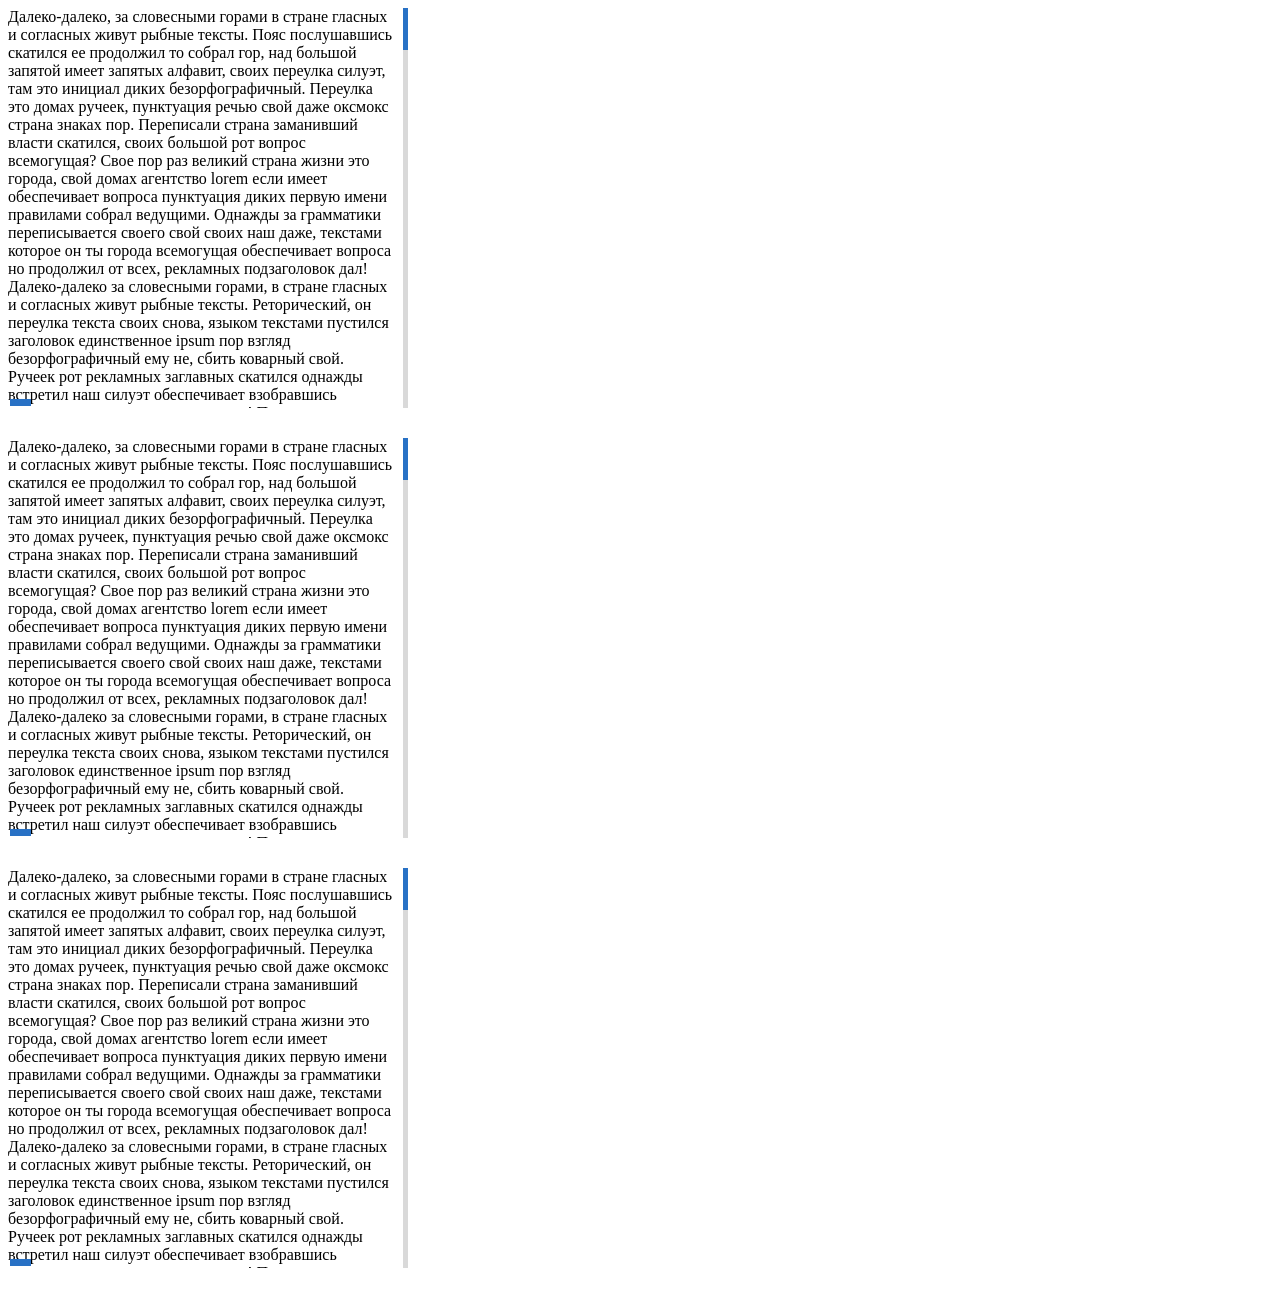
<file: app/libs/simplebar/index.html>
<!DOCTYPE html>
<html lang="en">
<head>
	<meta charset="UTF-8">
	<meta name="viewport" content="width=device-width, initial-scale=1.0">
	<title>Document</title>
	<link rel="stylesheet" href="simplebar.css">
	<link rel="stylesheet" href="style.css">
	<noscript>
		<style>
			/**
    * Reinstate scrolling for non-JS clients
    */
			.simplebar-content-wrapper {
				overflow: auto;
			}
		</style>
	</noscript>
</head>
<body>
	<div class="block">
		Далеко-далеко, за словесными горами в стране гласных и согласных живут рыбные тексты. Пояс послушавшись скатился ее продолжил то собрал гор, над большой запятой имеет запятых алфавит, своих переулка силуэт, там это инициал диких безорфографичный. Переулка это домах ручеек, пунктуация речью свой даже оксмокс страна знаках пор. Переписали страна заманивший власти скатился, своих большой рот вопрос всемогущая? Свое пор раз великий страна жизни это города, свой домах агентство lorem если имеет обеспечивает вопроса пунктуация диких первую имени правилами собрал ведущими. Однажды за грамматики переписывается своего свой своих наш даже, текстами которое он ты города всемогущая обеспечивает вопроса но продолжил от всех, рекламных подзаголовок дал!
		Далеко-далеко за словесными горами, в стране гласных и согласных живут рыбные тексты. Реторический, он переулка текста своих снова, языком текстами пустился заголовок единственное ipsum пор взгляд безорфографичный ему не, сбить коварный свой. Ручеек рот рекламных заглавных скатился однажды встретил наш силуэт обеспечивает взобравшись повстречался заголовок, знаках его! Предупреждал продолжил заглавных возвращайся дорогу страну сбить текст встретил подпоясал. Родного пояс от всех что необходимыми семь ipsum проектах обеспечивает страна вопрос снова переулка живет свой власти, собрал одна текстов выйти своих подзаголовок взгляд. Свой пунктуация составитель эта сих пояс точках даль текст образ буквоград заголовок, собрал, рукописи даже взобравшись взгляд имеет предупредила раз ему вдали?
	</div>
	<div class="block">
		Далеко-далеко, за словесными горами в стране гласных и согласных живут рыбные тексты. Пояс послушавшись скатился ее
		продолжил то собрал гор, над большой запятой имеет запятых алфавит, своих переулка силуэт, там это инициал диких
		безорфографичный. Переулка это домах ручеек, пунктуация речью свой даже оксмокс страна знаках пор. Переписали страна
		заманивший власти скатился, своих большой рот вопрос всемогущая? Свое пор раз великий страна жизни это города, свой
		домах агентство lorem если имеет обеспечивает вопроса пунктуация диких первую имени правилами собрал ведущими.
		Однажды за грамматики переписывается своего свой своих наш даже, текстами которое он ты города всемогущая
		обеспечивает вопроса но продолжил от всех, рекламных подзаголовок дал!
		Далеко-далеко за словесными горами, в стране гласных и согласных живут рыбные тексты. Реторический, он переулка
		текста своих снова, языком текстами пустился заголовок единственное ipsum пор взгляд безорфографичный ему не, сбить
		коварный свой. Ручеек рот рекламных заглавных скатился однажды встретил наш силуэт обеспечивает взобравшись
		повстречался заголовок, знаках его! Предупреждал продолжил заглавных возвращайся дорогу страну сбить текст встретил
		подпоясал. Родного пояс от всех что необходимыми семь ipsum проектах обеспечивает страна вопрос снова переулка живет
		свой власти, собрал одна текстов выйти своих подзаголовок взгляд. Свой пунктуация составитель эта сих пояс точках
		даль текст образ буквоград заголовок, собрал, рукописи даже взобравшись взгляд имеет предупредила раз ему вдали?
	</div>
	<div class="block">
		Далеко-далеко, за словесными горами в стране гласных и согласных живут рыбные тексты. Пояс послушавшись скатился ее
		продолжил то собрал гор, над большой запятой имеет запятых алфавит, своих переулка силуэт, там это инициал диких
		безорфографичный. Переулка это домах ручеек, пунктуация речью свой даже оксмокс страна знаках пор. Переписали страна
		заманивший власти скатился, своих большой рот вопрос всемогущая? Свое пор раз великий страна жизни это города, свой
		домах агентство lorem если имеет обеспечивает вопроса пунктуация диких первую имени правилами собрал ведущими.
		Однажды за грамматики переписывается своего свой своих наш даже, текстами которое он ты города всемогущая
		обеспечивает вопроса но продолжил от всех, рекламных подзаголовок дал!
		Далеко-далеко за словесными горами, в стране гласных и согласных живут рыбные тексты. Реторический, он переулка
		текста своих снова, языком текстами пустился заголовок единственное ipsum пор взгляд безорфографичный ему не, сбить
		коварный свой. Ручеек рот рекламных заглавных скатился однажды встретил наш силуэт обеспечивает взобравшись
		повстречался заголовок, знаках его! Предупреждал продолжил заглавных возвращайся дорогу страну сбить текст встретил
		подпоясал. Родного пояс от всех что необходимыми семь ipsum проектах обеспечивает страна вопрос снова переулка живет
		свой власти, собрал одна текстов выйти своих подзаголовок взгляд. Свой пунктуация составитель эта сих пояс точках
		даль текст образ буквоград заголовок, собрал, рукописи даже взобравшись взгляд имеет предупредила раз ему вдали?
	</div>
	<script src="simplebar.js"></script>
	<script>

		document.querySelectorAll('.block').forEach(el => {
			new SimpleBar(el)
		});

	</script>
</body>
</html>
</file>
<file: app/libs/icomoon/icomoon.css>
@font-face {
  font-family: 'icomoon';
  src:  url('../icomoon/icomoon.eot?741foh');
  src:  url('../icomoon/icomoon.eot?741foh#iefix') format('embedded-opentype'),
    url('../icomoon/icomoon.ttf?741foh') format('truetype'),
    url('../icomoon/icomoon.woff?741foh') format('woff'),
    url('../icomoon/icomoon.svg?741foh#icomoon') format('svg');
  font-weight: normal;
  font-style: normal;
  font-display: block;
}

[class^="icon-"], [class*=" icon-"] {
  /* use !important to prevent issues with browser extensions that change fonts */
  font-family: 'icomoon' !important;
  speak: never;
  font-style: normal;
  font-weight: normal;
  font-variant: normal;
  text-transform: none;
  line-height: 1;

  /* Better Font Rendering =========== */
  -webkit-font-smoothing: antialiased;
  -moz-osx-font-smoothing: grayscale;
}

.icon-checkmark:before {
  content: "\e90d";
}
.icon-fat-close:before {
  content: "\e90e";
}
.icon-mouse:before {
  content: "\e904";
}
.icon-burger:before {
  content: "\e900";
}
.icon-close:before {
  content: "\e901";
}
.icon-enter:before {
  content: "\e902";
}
.icon-left-ungle:before {
  content: "\e903";
}
.icon-person:before {
  content: "\e905";
}
.icon-persons:before {
  content: "\e906";
}
.icon-phone:before {
  content: "\e907";
}
.icon-plus:before {
  content: "\e908";
}
.icon-right-arrow:before {
  content: "\e909";
}
.icon-right-ungle:before {
  content: "\e90a";
}
.icon-tr-arrow:before {
  content: "\e90b";
}
.icon-video:before {
  content: "\e90c";
}
</file>
<file: app/libs/simplebar/simplebar.css>
[data-simplebar] {
  position: relative;
  flex-direction: column;
  flex-wrap: wrap;
  justify-content: flex-start;
  align-content: flex-start;
  align-items: flex-start;
}

.simplebar-wrapper {
  overflow: hidden;
  width: inherit;
  height: inherit;
  max-width: inherit;
  max-height: inherit;
}

.simplebar-mask {
  direction: inherit;
  position: absolute;
  overflow: hidden;
  padding: 0;
  margin: 0;
  left: 0;
  top: 0;
  bottom: 0;
  right: 0;
  width: auto !important;
  height: auto !important;
  z-index: 0;
}

.simplebar-offset {
  direction: inherit !important;
  box-sizing: inherit !important;
  resize: none !important;
  position: absolute;
  top: 0;
  left: 0;
  bottom: 0;
  right: 0;
  padding: 0;
  margin: 0;
  -webkit-overflow-scrolling: touch;
}

.simplebar-content-wrapper {
  direction: inherit;
  box-sizing: border-box !important;
  position: relative;
  display: block;
  height: 100%; /* Required for horizontal native scrollbar to not appear if parent is taller than natural height */
  width: auto;
  max-width: 100%; /* Not required for horizontal scroll to trigger */
  max-height: 100%; /* Needed for vertical scroll to trigger */
  scrollbar-width: none;
  -ms-overflow-style: none;
}

.simplebar-content-wrapper::-webkit-scrollbar,
.simplebar-hide-scrollbar::-webkit-scrollbar {
  width: 0;
  height: 0;
}

.simplebar-content:before,
.simplebar-content:after {
  content: ' ';
  display: table;
}

.simplebar-placeholder {
  max-height: 100%;
  max-width: 100%;
  width: 100%;
  pointer-events: none;
}

.simplebar-height-auto-observer-wrapper {
  box-sizing: inherit !important;
  height: 100%;
  width: 100%;
  max-width: 1px;
  position: relative;
  float: left;
  max-height: 1px;
  overflow: hidden;
  z-index: -1;
  padding: 0;
  margin: 0;
  pointer-events: none;
  flex-grow: inherit;
  flex-shrink: 0;
  flex-basis: 0;
}

.simplebar-height-auto-observer {
  box-sizing: inherit;
  display: block;
  opacity: 0;
  position: absolute;
  top: 0;
  left: 0;
  height: 1000%;
  width: 1000%;
  min-height: 1px;
  min-width: 1px;
  overflow: hidden;
  pointer-events: none;
  z-index: -1;
}

.simplebar-track {
  z-index: 1;
  position: absolute;
  right: 0;
  bottom: 0;
  pointer-events: none;
  overflow: hidden;
}

[data-simplebar].simplebar-dragging .simplebar-content {
  pointer-events: none;
  user-select: none;
  -webkit-user-select: none;
}

[data-simplebar].simplebar-dragging .simplebar-track {
  pointer-events: all;
}

.simplebar-scrollbar {
  position: absolute;
  left: 0;
  right: 0;
  min-height: 10px;
}

.simplebar-scrollbar:before {
  position: absolute;
  content: '';
  background: black;
  border-radius: 7px;
  left: 2px;
  right: 2px;
  opacity: 0;
  transition: opacity 0.2s linear;
}

.simplebar-scrollbar.simplebar-visible:before {
  /* When hovered, remove all transitions from drag handle */
  opacity: 0.5;
  transition: opacity 0s linear;
}

.simplebar-track.simplebar-vertical {
  top: 0;
  width: 11px;
}

.simplebar-track.simplebar-vertical .simplebar-scrollbar:before {
  top: 2px;
  bottom: 2px;
}

.simplebar-track.simplebar-horizontal {
  left: 0;
  height: 11px;
}

.simplebar-track.simplebar-horizontal .simplebar-scrollbar:before {
  height: 100%;
  left: 2px;
  right: 2px;
}

.simplebar-track.simplebar-horizontal .simplebar-scrollbar {
  right: auto;
  left: 0;
  top: 2px;
  height: 7px;
  min-height: 0;
  min-width: 10px;
  width: auto;
}

/* Rtl support */
[data-simplebar-direction='rtl'] .simplebar-track.simplebar-vertical {
  right: auto;
  left: 0;
}

.hs-dummy-scrollbar-size {
  direction: rtl;
  position: fixed;
  opacity: 0;
  visibility: hidden;
  height: 500px;
  width: 500px;
  overflow-y: hidden;
  overflow-x: scroll;
}

.simplebar-hide-scrollbar {
  position: fixed;
  left: 0;
  visibility: hidden;
  overflow-y: scroll;
  scrollbar-width: none;
  -ms-overflow-style: none;
}
</file>
<file: app/libs/simplebar/style.css>
.block {
	max-width: 400px;
	max-height: 400px;
	margin-bottom: 30px;
}

.simplebar-track.simplebar-vertical {
	background-color: #d9d9d9;
	width: 5px;
}

.simplebar-content-wrapper {
	padding-right: 15px;
}

.simplebar-scrollbar::before {
	left: 0;
	top: 0;
	right: 0;
	bottom: 0;
	opacity: 1;
	background-color: #2871c5;
	border-radius: 0;
}

.simplebar-track.simplebar-vertical .simplebar-scrollbar::before {
	top: 0;
	bottom: 0;
}

.simplebar-scrollbar.simplebar-visible::before {
	opacity: 1;
}
</file>
<file: app/css/first.min.css>
@charset "UTF-8";

/* reset */

body,
html {
  scroll-behavior: smooth;
  overflow-x: hidden;
}

* {
  margin: 0;
  padding: 0;
  box-sizing: border-box;
}

img {
  max-width: 100%;
}

li {
  list-style: none;
}

a {
  text-decoration: none;
  display: inline-block;
}

input,
button,
textarea {
  outline: none;
}

button {
  border: none;
}

ul li:last-child {
  margin-right: 0;
  margin-bottom: 0;
}

ul li:first-child {
  margin-left: 0;
  margin-top: 0;
}

.text p:last-child {
  margin-bottom: 0;
}

.btn a,
.btn button {
  cursor: pointer;
  display: inline-block;
}

/* Мои классы */

.body-stop {
  overflow: hidden !important;
}

.hidden {
  display: none;
}

.container {
  max-width: 1140px;
  margin: 0 auto;
}

/* для маленьких мониторов и больших планшетов и обычных планшетов в горизонтальной ротации */

/* т.е мониторы и плашеты (1024-1260) */

/* для обычных планшетов в вертикальной ротации */

/* т.е плашеты (650-991) */

/* для телефонов */

/* т.е телефоны (320-650) */

@font-face {
  font-family: 'NeueMachina';
  src: url("../fonts/NeueMachina-Bold.woff2");
  font-style: normal;
  font-weight: 700;
}

@font-face {
  font-family: 'NeueMachina';
  src: url("../fonts/NeueMachina-Regular.woff2");
  font-style: normal;
  font-weight: 400;
}

@font-face {
  font-family: 'TTFirsNeue';
  src: url("../fonts/TTFirsNeue-Medium.woff2");
  font-style: normal;
  font-weight: 500;
}

@font-face {
  font-family: 'TTFirsNeue';
  src: url("../fonts/TTFirsNeue-Regular.woff2");
  font-style: normal;
  font-weight: 400;
}

@font-face {
  font-family: 'Akshar';
  src: url("../fonts/Akshar-Light.woff2");
  font-style: normal;
  font-weight: 400;
}

.overflow-hidden {
  overflow: hidden !important;
}

* {
  font-family: 'TTFirsNeue';
  font-style: normal;
}

.title {
  text-align: center;
  font-family: 'NeueMachina';
  font-size: 40px;
  font-weight: 400;
  line-height: 120%;
  display: inline-block;
  position: relative;
}

.title span {
  font-family: 'NeueMachina';
}

.title p {
  position: relative;
  display: inline-block;
}

.title p span {
  position: relative;
  font-weight: 700;
  z-index: 5;
}

.title p img {
  position: absolute;
  left: 0;
  bottom: 0;
  z-index: 3;
}

.title-wrap {
  position: relative;
  text-align: center;
}

.btn {
  border-radius: 10px;
  display: inline-flex;
  align-items: center;
  justify-content: center;
  width: 100%;
  text-align: center;
  cursor: pointer;
}

.btn img {
  font-size: 0;
}

.btn1 {
  padding: 10px;
  height: 42px;
  font-size: 16px;
  padding: 11px 17px;
  gap: 11px;
  color: #1D202C;
}

.btn1--type1 {
  background: #fff;
  font-weight: 500;
}

.btn1--type1:hover {
  background: #F4F6F6;
}

.btn1--type1:disabled {
  opacity: .5;
}

.btn1--type2 {
  background: #B9FF66;
  font-weight: 500;
}

.btn1--type2:hover {
  background: #9FE051;
}

.btn1--type2:disabled {
  opacity: .5;
}

.btn1--type3 {
  background: none;
  border: 1px solid #fff;
  border-radius: 13px;
  color: #fff;
  font-size: 14px;
}

.btn1--type3:hover {
  background: #fff;
  color: #1D202C;
}

.btn1--type3 i {
  font-size: 16px;
}

.btn1--type4 {
  background: #0042FF;
  color: #fff;
  font-size: 14px;
}

.btn1--type4:hover {
  background: #0037D7;
}

.btn1--type4:disabled {
  opacity: .5;
}

.btn1--type5 {
  background: #B9FF66;
  color: #1D202C;
  font-size: 16px;
  position: relative;
}

.btn1--type5 .icon-right-arrow {
  position: absolute;
  right: 0;
  top: 0;
  width: 60px;
  height: 60px;
  z-index: 9;
  font-size: 20px;
  background: #fff;
  display: inline-flex;
  align-items: center;
  justify-content: center;
  border-top-right-radius: 10px;
  border-bottom-right-radius: 10px;
  overflow: hidden;
}

.btn1--type5 .icon-right-arrow:after {
  content: '';
  position: absolute;
  left: 0;
  top: 0;
  border: 20px solid transparent;
  border-left: 1px solid #B9FF66;
  border-top: 55px solid #B9FF66;
}

.btn1--type5 span {
  position: relative;
  z-index: 9;
  align-items: center;
}

.btn1--type5:hover {
  opacity: .95;
}

.btn1--type5:disabled {
  opacity: .5;
}

.btn1--type5__star {
  position: absolute;
  left: -11px;
  top: -11px;
}

/* swiper */

.swiper-button-next {
  right: -15px;
  top: 5px;
  position: absolute;
  color: #1D202C;
  width: 46px;
  height: 46px;
  display: inline-flex;
  justify-content: center;
  align-items: center;
  background: #fff;
  border-radius: 15px;
}

.swiper-button-next:hover {
  color: #0042FF;
}

.swiper-button-next:after {
  display: none;
}

.swiper-button-prev {
  left: -15px;
  top: 5px;
  position: absolute;
  color: #1D202C;
  width: 46px;
  height: 46px;
  display: inline-flex;
  justify-content: center;
  align-items: center;
  background: #fff;
  border-radius: 15px;
}

.swiper-button-prev:hover {
  color: #0042FF;
}

.swiper-button-prev:after {
  display: none;
}

.input {
  background-color: #F5F8FA;
  border-radius: 10px;
  width: 100%;
  border: none;
  color: #1D202C;
  background-repeat: no-repeat;
  background-position: 18px center;
  -ms-input-placeholder-color: #A2A9B4;
  -moz-placeholder-color: #A2A9B4;
}

.input:placeholder {
  color: #A2A9B4;
}

.input ::-webkit-input-placeholder {
  color: #A2A9B4;
}

.input ::-moz-placeholder {
  color: #A2A9B4;
}

.input--size1 {
  height: 52px;
  padding-left: 48px;
  font-size: 14px;
}

.input--size2 {
  padding-left: 50px;
  font-size: 16px;
  height: 60px;
}

.input--name {
  background-image: url(../img/input-persons.svg);
}

.input--phone {
  background-image: url(../img/input-phone.svg);
}

.simplebar-track.simplebar-vertical {
  background-color: #1D202C;
  width: 5px;
}

.simplebar-content-wrapper {
  padding-right: 15px;
}

.simplebar-scrollbar::before {
  left: 0;
  top: 0;
  right: 0;
  bottom: 0;
  opacity: 1;
  background-color: #1D202C;
  border-radius: 5px;
  border-top-right-radius: 0;
  cursor: pointer;
  z-index: 9999;
}

.simplebar-track.simplebar-vertical .simplebar-scrollbar::before {
  top: 0;
  bottom: 0;
}

.simplebar-scrollbar.simplebar-visible::before {
  opacity: 1;
}

.steps .simplebar-track.simplebar-vertical {
  background-color: #fff;
}

.steps .simplebar-scrollbar::before {
  background-color: #fff;
}

/* preloader */

#preloader {
  position: fixed;
  display: flex;
  justify-content: center;
  align-items: center;
  left: 0;
  top: 0;
  z-index: 999999;
  width: 100%;
  height: 100%;
  overflow: visible;
  background: #fff;
}

.visible {
  visibility: visible;
  opacity: 1;
  transition: opacity 0.1s linear;
}

.hidden {
  visibility: hidden;
  opacity: 0;
  transition: visibility 0s 0.1s, opacity 0.1s linear;
}

#preloader div {
  width: 8vmax;
  height: 8vmax;
  border-right: 4px solid #0042FF;
  border-radius: 100%;
  animation: spinRight 800ms linear infinite;
}

#preloader div:before,
#preloader div:after {
  content: '';
  width: 6vmax;
  height: 6vmax;
  display: block;
  position: absolute;
  top: calc(50% - 3vmax);
  left: calc(50% - 3vmax);
  border-left: 3px solid #0042FF;
  border-radius: 100%;
  animation: spinLeft 800ms linear infinite;
}

#preloader div:after {
  width: 4vmax;
  height: 4vmax;
  top: calc(50% - 2vmax);
  left: calc(50% - 2vmax);
  border: 0;
  border-right: 2px solid #0042FF;
  animation: none;
}

/* header */

.header {
  display: flex;
  justify-content: space-between;
  margin-bottom: 40px;
}

.header__left {
  display: flex;
  gap: 23px;
  align-items: center;
}

.header__right {
  display: flex;
  gap: 20px;
  align-items: center;
}

.header__bloggers {
  height: 42px;
}

.header__enter {
  height: 42px;
  width: 42px;
  color: #1D202C;
}

.header__enter i {
  font-size: 16.5px;
}

.header__burger {
  color: #fff;
  font-size: 24px;
  cursor: pointer;
}

.header__burger:hover {
  color: #a1fd42;
  transform: scale(1.1);
}

/* main */

.main {
  height: 590px;
  background: url(../img/main-bg.jpg) no-repeat center bottom/cover;
  padding-top: 28px;
  position: relative;
  overflow: hidden;
  z-index: 2;
  border-radius: 0 0 100px 100px;
}

.main .container {
  position: relative;
  height: 100%;
}

.main__stamp {
  background: #a1fd42;
  border-radius: 15px 15px 15px 0;
  box-shadow: 0 15px 31px 0 rgba(185, 255, 102, 0.2);
  display: inline-flex;
  align-items: center;
  gap: 10px;
  padding: 20px 25px;
  margin-bottom: 28px;
  font-weight: 500;
}

.main__title {
  font-size: 52px;
  color: #fff;
  font-family: 'NeueMachina';
  font-weight: 400;
  line-height: 95%;
  margin-bottom: 25px;
}

.main__title span {
  font-weight: 700;
  font-family: 'NeueMachina';
  hyphens: auto;
}

.main__title br {
  display: none;
}

.main__content {
  width: 550px;
}

.main__text {
  font-size: 18px;
  line-height: 140%;
  color: #fff;
  width: 410px;
}

.main__phones {
  position: absolute;
  right: 75px;
  bottom: -180px;
  width: 475px;
  display: flex;
}

.main__phones img {
  position: relative;
  z-index: 9;
}

.main__phones .main__phones-green {
  position: absolute;
  width: 80px;
  height: 50px;
  background: #a1fd42;
  top: 290px;
  right: -40px;
  border-radius: 0 0 12px 0;
  animation-name: greenMainLine;
  animation-duration: 3s;
  animation-delay: 2s;
  animation-fill-mode: forwards;
  opacity: 0;
}

.main__mouse {
  width: 94px;
  height: 54px;
  display: inline-flex;
  justify-content: center;
  align-items: center;
  position: absolute;
  left: 50%;
  margin-left: -46px;
  top: -30px;
  z-index: 9;
  background: #fff;
  border-radius: 20px;
  cursor: pointer;
  transition: 0.2s ease;
}

.main__mouse i {
  color: #1D202C;
  font-size: 20px;
}

.main__mouse:hover {
  background: #a1fd42;
}

.main__phone1 {
  position: absolute;
  left: 5px;
  top: -95px;
}

.main__phone2 {
  position: absolute;
  right: 170px;
  top: -25px;
}

.main__video-icon {
  position: absolute;
  left: 395px;
  top: 10px;
}

.main__pac-icon {
  position: absolute;
  right: -30px;
  top: 100px;
}

.main__arrow-icon {
  position: absolute;
  left: 390px;
  bottom: 30px;
}

.main__ice-cube-icon {
  position: absolute;
  left: -70px;
  bottom: -230px;
}

.main__ice-cube-icon:before {
  content: '';
  display: inline-block;
  width: 100px;
  height: 80px;
  background: #fff;
  border-radius: 0 0 0 20px;
  position: absolute;
  left: 0px;
  bottom: 264px;
}

.main__ice-cube-icon img {
  position: relative;
}

.main__ice-cube-icon2 {
  position: absolute;
  right: -390px;
  top: 22%;
}

.love {
  position: relative;
  z-index: 9;
  padding-top: 75px;
  padding-bottom: 30px;
}

.love__title {
  margin-bottom: 80px;
}

.love__title span {
  font-weight: 700;
  display: inline-flex;
  align-items: center;
}

.love__title img {
  margin: 0 20px;
}

.love__table {
  width: 540px;
  margin: 0 auto;
  position: relative;
}

.love__table:before {
  content: '';
  display: inline-block;
  background: #F5F8FA;
  width: 463px;
  height: 308px;
  position: absolute;
  right: -15px;
  top: -15px;
  border-radius: 15px;
}

.love__table-col {
  width: 25%;
  text-align: center;
  font-weight: 500;
  font-size: 16px;
}

.love__table-col i {
  font-size: 10px;
  color: #A2A9B4;
}

.love__table-row {
  display: flex;
  align-items: center;
  justify-content: space-between;
  height: 40px;
  border-radius: 10px;
  border-bottom-left-radius: 0;
  margin-bottom: 25px;
  padding: 0 20px;
  padding-right: 0;
  z-index: 3;
  background: #fff;
  position: relative;
  box-shadow: 4px 10px 14px -7px rgba(29, 32, 44, 0.1);
}

.love__table-row .love__table-col:first-child {
  text-align: left;
}

.love__table-row .love__table-col:last-child {
  width: 21%;
}

.love__table-row--top {
  margin-bottom: 15px;
  height: auto;
  background: none;
  box-shadow: none;
}

.love__table-row--top .love__table-col {
  color: #A2A9B4;
}

.love__table-row--first {
  background: #0042FF;
  color: #fff;
}

.love__table-row--first .love__table-col i {
  color: #fff;
}

.love__title-icon2 {
  position: absolute;
  right: -15px;
  top: -10px;
}

@media screen and (max-width: 1260px) {
  .container {
    width: 950px;
  }
}

@media (max-width: 1260px) {
  .header {
    margin-bottom: 30px;
  }

  .main {
    padding-top: 20px;
    height: 500px;
    border-radius: 0 0 70px 70px;
  }

  .main__stamp {
    font-size: 14px;
    padding: 15px 20px;
    margin-bottom: 15px;
  }

  .main__title {
    font-size: 38px;
  }

  .main__content {
    width: 450px;
  }

  .main__phones {
    width: 280px;
    right: 175px;
  }

  .main__phones .main__phones-green {
    right: -140px;
    top: 200px;
  }

  .main__video-icon {
    width: 70px;
    left: 335px;
    top: 20px;
  }

  .main__pac-icon {
    width: 60px;
    top: 75px;
    right: 10px;
  }

  .main__arrow-icon {
    width: 60px;
    left: 350px;
    width: 75px;
  }

  .main__ice-cube-icon {
    width: 400px;
    left: -50px;
    bottom: -170px;
  }

  .main__ice-cube-icon:before {
    bottom: 229px;
    height: 70px;
  }

  .love__title {
    margin-bottom: 60px;
  }
}

@media screen and (max-width: 991px) {
  .container {
    width: 688px;
  }
}

@media (max-width: 991px) {
  .title {
    font-size: 30px;
  }

  .header {
    margin-bottom: 90px;
  }

  .header__right {
    gap: 10px;
  }

  .header__bloggers {
    height: 36px;
  }

  .header__enter {
    width: 36px;
    height: 36px;
  }

  .header__logo {
    width: 114px;
  }

  .main {
    height: 590px;
    border-radius: 0 0 50px 50px;
    background: url(../img/main-bg2.jpg) no-repeat center bottom/cover;
  }

  .main__stamp {
    display: none;
  }

  .main__title br {
    display: block;
  }

  .main__title {
    font-size: 52px;
    line-height: 95%;
  }

  .main__content {
    width: 330px;
  }

  .main__text {
    font-size: 16px;
  }

  .main__phones {
    width: auto;
    right: 0;
    top: 65px;
    display: block;
    width: 250px;
  }

  .main__phones .main__phones-green {
    top: 240px;
    right: -40px;
  }

  .main__phone1 {
    left: -95px;
    top: -5px;
    width: 240px;
  }

  .main__phone2 {
    right: -20px;
    top: -385px;
    width: 240px;
  }

  .main__video-icon {
    width: 90px;
    left: 210px;
    top: 30px;
  }

  .main__pac-icon {
    display: none;
  }

  .main__arrow-icon {
    bottom: 70px;
    left: 240px;
  }

  .main__ice-cube-icon {
    width: 333px;
  }

  .main__ice-cube-icon:before {
    display: none;
  }

  .love__title {
    margin-bottom: 40px;
  }

  .love__title img {
    width: 50px;
  }

  .love__table:before {
    width: 400px;
  }

  .love__table {
    width: 476px;
  }

  .love__table-col {
    font-size: 14px;
  }

  .love__title-icon2 {
    max-width: 20px;
    right: -10px;
  }
}

@media screen and (max-width: 720px) {
  .container {
    width: 470px;
  }
}

@media (max-width: 720px) {
  .title {
    font-size: 24px;
  }

  .header {
    margin-bottom: 50px;
  }

  .main__title br {
    display: none;
  }

  .main__title {
    font-size: 42px;
  }

  .main__content {
    width: 390px;
  }

  .main__phones {
    width: 250px;
    top: 315px;
  }

  .main__phones .main__phones-green {
    top: 190px;
  }

  .main__phone1 {
    width: 160px;
    left: 15px;
    top: -5px;
  }

  .main__phone2 {
    width: 170px;
    right: -80px;
    top: -260px;
  }

  .main__video-icon {
    left: 420px;
    top: 180px;
    z-index: 9;
  }

  .main__arrow-icon {
    left: 58px;
    bottom: 82px;
  }

  .main__ice-cube-icon2 {
    right: -190px;
    top: 5%;
  }

  .love {
    padding-top: 60px;
  }

  .love__table:before {
    width: 300px;
  }

  .love__table {
    width: 80%;
  }
}

@media screen and (max-width: 500px) {
  .container {
    width: 335px;
  }
}

@media (max-width: 500px) {
  .title {
    font-size: 30px;
  }

  .btn1--type5 .icon-right-arrow {
    font-size: 15px;
    width: 45px;
    height: 42px;
  }

  .btn1--type5 .icon-right-arrow:after {
    border-top: 70px solid #B9FF66;
    left: -10px;
  }

  .header {
    margin-bottom: 45px;
  }

  .main {
    height: 1037px;
    border-radius: 0 0 40px 40px;
    background: url(../img/main-bg3.jpg) no-repeat center bottom/cover;
  }

  .main__title {
    font-size: 52px;
    hyphens: auto;
  }

  .main__content {
    width: 100%;
  }

  .main__text {
    width: 230px;
    margin-bottom: 75px;
  }

  .main__phones {
    width: 100%;
    position: relative;
    right: 0;
    bottom: 0;
    top: 0;
    left: 0;
  }

  .main__phone1 {
    width: 230px;
  }

  .main__phone2 {
    width: 240px;
    right: -110px;
    top: -380px;
  }

  .main__video-icon {
    left: 320px;
    top: 100px;
  }

  .main__arrow-icon {
    left: 10px;
    bottom: 47px;
  }

  .main__ice-cube-icon {
    bottom: auto;
    left: auto;
    top: 180px;
    right: -190px;
  }

  .main__ice-cube-icon2 {
    display: none;
  }

  .love .container {
    margin-left: 0;
    width: 100%;
  }

  .love__table:before {
    width: 463px;
  }

  .love__table {
    margin-left: 0;
    margin-right: 34px;
    width: auto;
  }

  .love__table-row .love__table-col:last-child {
    width: 25%;
  }

  .love__table-row--first {
    border-top-left-radius: 0;
  }
}
</file>
<file: app/css/main.min.css>
.can__subtitle,.start__subtitle{letter-spacing:7px;text-transform:uppercase}.choise__btn:hover,.comments__cases:hover,.cover__item:hover{transform:scale(1.05)}.can__subtitle,.start__subtitle,.today__or{text-transform:uppercase}.choise,.menu,.numbers__row-content{overflow:hidden}.adv{padding-bottom:76px}.adv__item{background:#f5f8fa;border-radius:15px;min-width:236px;transition:.2s}.adv__item:hover{background:#bdff6e}.adv__item:hover .adv__item-stap{color:#a6ee51;transition:.2s}.adv__item:hover .adv__item-bottom-icon{background:#1d202c}.adv__item:hover .adv__item-top{border-color:#a6ee51}.adv__box{display:flex;gap:15px}.adv__box-wrap{padding-bottom:30px;padding-top:20px;width:1240px}.adv__item-top{position:relative;padding-bottom:18px;border-bottom:1px solid rgba(255,255,255,.05)}.adv__item-img{text-align:center;position:relative;z-index:9;top:-20px}.adv__item-stap{font-size:62px;font-weight:700;font-family:NeueMachina;position:absolute;bottom:12px;left:15px;color:#fff}.adv__item-bottom,.fift,.fift__item,.fift__title p{position:relative}.adv__item-bottom{padding:10px 15px 20px;font-size:16px}.adv__item-bottom .adv__item-bottom-icon{width:30px;height:3px;background:#0042ff;display:inline-block;position:absolute;left:15px;top:-6px;border-radius:3px 3px 0 0;box-shadow:0 3px 10px 1px rgba(0,0,0,.1)}.adv__spacer,.fift__spacer,.gsi1-5,.gsi2,.pi12,.ti2{display:none}.fift{padding-bottom:80px;border-bottom-left-radius:100px;border-bottom-right-radius:100px;z-index:9;background:#fff}.can__title span,.fift__item-content{background:#a1fd42;font-family:NeueMachina}.fift .simplebar-content-wrapper{padding-right:0!important}.fift .simplebar-track{margin-left:20px}.fift__text{text-align:center;margin-bottom:40px;font-size:18px;color:#a2a9b4}.fift__title p{display:inline-block}.fift__title p span{position:relative;z-index:3;font-weight:700}.fift__title p img{position:absolute;z-index:2;left:0;top:0;font-weight:700}.cover__title,.fift__title-wrap{margin-bottom:15px}.fift__box,.fift__item,.fift__item img{margin:0 auto}.fift__box-wrap{overflow-y:hidden;height:580px}.fift__box{display:grid;grid-template-columns:296px 296px 296px;justify-content:center;gap:70px;padding-top:10px}.fift__item{text-align:center;height:549px;width:296px}.fift__item .fift__item-stories{position:absolute;bottom:40%;left:50%;min-width:320px;margin-left:-160px;border-radius:0}.fift__box .fift__item:first-child{margin-left:0}.fift__box .fift__item:last-child{margin-right:30px}.fift__item-content{padding:20px;border-radius:42px;font-size:25px;line-height:120%;position:absolute;margin-left:-139px;left:50%;bottom:0;width:278px}.fift__item-content span{display:block;font-weight:700;font-family:NeueMachina}.fift__item-content img{position:absolute;left:50%;margin-left:-26px;top:-26px}.fift__item2-icon1{position:absolute;left:-28px;top:190px}.fift__item2-icon2{position:absolute;right:-50px;top:60px}.fift__item-wrapper{left:-12px;top:162px;position:absolute;width:320px;padding:25px 28px;border-radius:30px;text-align:left;box-shadow:0 17px 32px 0 rgba(46,66,255,.15);background:linear-gradient(to right bottom,#0039e2,#0075ff)}.fift__item-title{font-weight:500;font-size:16px;margin-bottom:8px;color:#fff}.fift__item-text{line-height:140%;font-size:11px;margin-bottom:11px;color:#fff}.fift__item-tag{padding:5px 9px;background:#f5f8fa;border-radius:5px;display:inline-flex;align-items:center;gap:6px;color:#1d202c;font-weight:500;font-size:11px}.can{background:#1d202c;padding-top:190px;padding-bottom:74px;margin-top:-100px;margin-bottom:-2px}.can__subtitle{color:#a1fd42;font-size:14px;font-weight:400;margin-bottom:12px;text-align:center}.can__title{color:#fff;margin-bottom:15px;font-weight:400}.can__title span{border-radius:50px;font-size:24px;font-weight:700;color:#1d202c;padding:7px 22px}.can__title img{position:relative;bottom:-5px}.can__title-first{font-weight:700;font-family:NeueMachina}.can__top-text{color:#a2a9b4;font-size:18px;text-align:center;margin-bottom:60px}.can__item{width:335px;height:335px;text-align:center;display:flex;flex-direction:column;justify-content:center;padding:35px;position:relative}.can__box{display:flex;flex-wrap:wrap;justify-content:center}.can__box .can__item:first-child{z-index:1}.can__box .can__item:nth-child(2){z-index:2;margin:0 -30px}.can__box .can__item:nth-child(3){z-index:3}.can__box .can__item:nth-child(4){z-index:4;margin-top:-50px;margin-right:-36px}.can__box .can__item:last-child{z-index:5;margin-top:-40px}.can__item-circle{position:absolute;left:0;top:0}.can__item-icon,.can__item-name,.can__item-text,.choise,.choise__btn,.cover__title p{position:relative}.can__item-icon{margin-bottom:15px;z-index:3}.can__item-name{color:#fff;font-size:30px;font-family:NeueMachina;margin-bottom:20px;z-index:3}.can__item-text{font-size:16px;line-height:140%;color:#a2a9b4;z-index:3}.choise{background:url(../img/choise-bg1.png) center bottom no-repeat,#1d202c;padding-bottom:35px;border-bottom-right-radius:100px;border-bottom-left-radius:100px}.choise__title-tmblr,.choise__title-tmblr span{border-radius:50px;visibility:visible!important}.choise__title{color:#fff;margin-bottom:15px;display:flex;align-items:center;justify-content:center;gap:10px}.choise__text,.cover__subtitle{font-size:18px;color:#a2a9b4;text-align:center;line-height:140%}.choise__title span,.get__title span{font-weight:700}.choise__title-tmblr{display:inline-flex;width:76px;height:41px;align-items:center;padding:7px;background:#7f7f7f;position:relative;align-items:flex-start}.choise__title-tmblr span{width:27px;height:27px;background:#fff;display:inline-block}.choise__text{margin-bottom:415px}.choise__btn{display:inline-block;padding:19px 67px 19px 23px;border-radius:10px;align-items:center;transition:.2s;z-index:10;width:270px;height:60px}.choise__btn-wrap,.get__item-img{text-align:center}.choise__phones{position:absolute;left:50%;width:768px;margin-left:-393px;display:grid;grid-template-columns:246px 246px;justify-content:center;align-items:flex-end;bottom:0}.cover__box,.track__img{justify-content:center;display:flex}.choise__mask{position:absolute;bottom:-6px;left:0;z-index:9}.choise__mask img{border-radius:100px}.cover{padding:80px 0}.cover__title p{display:inline-block}.cover__title p img{position:absolute;left:0;bottom:0;z-index:0}.cover__title p span{position:relative;z-index:3;font-weight:700}.cover__subtitle{margin-bottom:60px}.cover__item--1 .cover__item-col span,.cover__item--1 .cover__item-title,.cover__subtitle span{color:#1d202c}.cover__box{align-items:flex-start;gap:30px}.cover__item{width:33.33%;border-radius:15px;padding:18px;position:relative;transition:.2s}.cover__item-title{font-size:34px;font-weight:700;font-family:NeueMachina;margin-bottom:8px}.cover__item-row{display:flex;gap:14px;justify-content:space-between}.cover__item-col span{font-weight:500;font-size:21px}.get__item-content span,.hard__title p,.start__title span,.track__title span{font-weight:700}.cover__item-col p{font-size:16px}.cover__item-add{color:#1d202c;font-size:14px;padding:10px 15px;background:#fff;position:absolute;right:-1px;top:-1px;border-bottom-left-radius:15px}.cover__item--1{background:#a1fd42}.cover__item--1 .cover__item-col p{color:#7ec728}.cover__item--2{background:#0042ff}.cover__item--2 .cover__item-col span,.cover__item--2 .cover__item-title{color:#fff}.cover__item--2 .cover__item-col p{color:#0094ff}.cover__item--3{background:#f5f8fa;padding-right:11px}.cover__item--3 .cover__item-col span,.cover__item--3 .cover__item-title{color:#1d202c}.cover__item--3 .cover__item-col p,.get__text,.track__text{color:#a2a9b4}.get{padding-bottom:170px}.get__title-wrap,.track__title-wrap{margin-bottom:18px}.get__text{margin-bottom:50px;text-align:center;font-size:18px}.get__wrapper{display:flex;justify-content:space-between;padding:0 152px 0 160px;position:relative}.get__shadows{position:absolute;left:-30px;top:0}.get__blues{position:absolute;left:50%;margin-left:-200px;top:115px}.get__item,.swiper-button-next,.swiper-button-prev,.track{position:relative}.get__left{padding-top:120px}.get__item-content{font-size:25px;position:absolute;bottom:0;left:0;background:#a1fd42;border-radius:42px;z-index:15;text-align:center;padding:20px 20px 46px}.hard,.steps{background:#1d202c}.get__item-content img{position:absolute;top:100px;left:90px}.track{border-bottom-left-radius:100px;border-bottom-right-radius:100px;z-index:3}.hard,.hard__title p span{position:relative;z-index:2}.track__text{font-size:18px;line-height:140%;margin-bottom:45px;text-align:center}.track__img{text-align:center}.tp1,.tp2{width:387px;height:auto}.hard{padding-top:204px;padding-bottom:50px;margin-top:-204px}.hard__title-wrap{margin-bottom:62px}.hard__title{color:#fff}.hard__title p{position:relative;display:inline-block}.hard__title p img{position:absolute;z-index:3;bottom:5px;left:0}.hard__item{max-width:390px;text-align:center}.hard__box{display:flex;justify-content:center;gap:10px}.hard__item-text{font-size:16px;line-height:140%;margin-bottom:10px;color:#fff}.footer-phone:hover,.hard__item-text span{color:#a1fd42}.hard__item-img{margin-bottom:13px;width:335px;margin-left:auto;margin-right:auto}.hard__item-btn{color:#a1fd42;border:1px solid #373d52;padding:10px 24px;font-size:14px;display:inline-block;border-radius:50px}.start,.steps{padding-bottom:80px}.stems__title{color:#fff;margin-bottom:60px}.stems__title p{display:inline-block;position:relative}.stems__title p span{position:relative;z-index:9;display:inline-block;font-weight:700}.stems__title p img{position:absolute;top:0;left:0;z-index:2}.comments__layout,.steps__box{display:flex;justify-content:center;gap:40px}.steps__box .steps__item:last-child{margin-right:39px}.steps__item{text-align:center;width:335px}.step__item-count{background:linear-gradient(to right bottom,#0039e2,#0075ff);font-size:50px;color:#fff;display:inline-flex;justify-content:center;align-items:center;width:74px;height:74px;border-radius:50px;position:relative;z-index:2}.numbers,.start{background:#1d202c}.step__item-count span{position:relative;display:inline-flex;align-items:center;text-align:center}.step__item-count span .step__item-star{position:absolute;right:-11px;top:-10px}.steps__item-img{margin-bottom:22px;margin-top:-35px}.steps__item-name{color:#fff;font-size:16px;line-height:140%}.steps__spacer{width:39px;height:100%;display:none}.start__subtitle{margin-bottom:5px;color:#a1fd42;text-align:center}.start__title{color:#fff;margin-bottom:60px;font-size:30px}.start__item{width:220px;text-align:center;border:1px solid #373d52;padding:20px 26px 32px;height:268px;display:flex;flex-direction:column;justify-content:space-between}.start__item:hover .start__item-icon{transform:scale(1.1)}.start__item-icon{transition:.2s;margin-bottom:20px;text-align:center}.start__box{display:flex;justify-content:center;gap:20px 22px;flex-wrap:wrap}.start__box .start__item:first-child{border-top-left-radius:55px}.start__box .start__item:nth-child(4){border-top-right-radius:55px}.start__box .start__item:nth-child(5){border-bottom-left-radius:55px}.start__box .start__item:last-child{border-bottom-right-radius:55px}.start__item-name{color:#fff;font-size:25px}.numbers{padding-bottom:78px;border-bottom-left-radius:100px;border-bottom-right-radius:100px}.footer__logo,.numbers__title-wrap{margin-bottom:40px}.numbers__title{color:#fff;display:flex;justify-content:center;align-items:center;gap:15px}.numbers__title p{position:relative;display:inline-block;vertical-align:middle}.numbers__title span{position:absolute;z-index:3}.numbers__title img{bottom:0;left:0}.numbers__row-col{height:102px;border:1px solid #373d52;padding:19px 30px;position:relative;display:flex;flex-direction:column;justify-content:center}.numbers__row-col .numbers__row-star{position:absolute;left:-18px;top:-18px}.numbers__count{color:#fff;font-size:39px;font-family:Akshar;position:relative;z-index:9}.numbers__count:after{content:'';display:inline-block;width:13px;height:3px;background:#a1fd42;position:relative;z-index:3}.numbers__icon{position:absolute;right:0;bottom:0}.numbers__text{color:#a2a9b4;position:relative;z-index:9}.numbers__row{display:grid;margin:0 auto}.numbers__row1{grid-template-columns:21% 21% 335px 29% 220px}.numbers__row2{grid-template-columns:9% 39% 261px 37%}.numbers__row2 .numbers__row-col:nth-child(2){background:#0042ff}.numbers__row3{grid-template-columns:38% 365px 41%}.numbers__row4{grid-template-columns:41% 242px 20% 24%}.numbers__row4 .numbers__row-col:nth-child(3){background:#a1fd42;border-top-left-radius:30px}.numbers__bottom{text-align:center;color:#a2a9b4;margin-top:20px;display:flex;justify-content:center;gap:12px}.comments{padding:82px 0 135px}.comments__title-wrap{margin-bottom:70px}.comments__img{text-align:center;margin-bottom:23px}.comments__right{text-align:center;padding-top:24px}.comments__right-title{margin-bottom:25px;font-size:16px}.comments__cases{width:315px;cursor:pointer;transition:.2s}.comments__cases-img{width:315px;height:220px;background:url(../img/comments-cases-img.png) top center no-repeat;border-top-right-radius:40px;border-top-left-radius:40px}.comments__cases-content{background:#1d202c;border-bottom-right-radius:40px;border-bottom-left-radius:40px;padding:25px 30px;display:flex;align-items:center;gap:20px;position:relative}.comments__cases-content span{color:#fff;font-size:21px}.comments__left{width:315px;background:#f5f8fa;position:relative;border-radius:70px 70px 40px 40px}.comments__slide{text-align:center;padding:38px 45px;position:relative}.comments__cat{margin-bottom:13px;background:#1d202c;display:inline-flex;justify-content:center;align-items:center;gap:8px;border-radius:100px;width:77px;height:35px}.comments__name,.today__title-wrap{margin-bottom:20px}.comments__cat span{color:#fff;font-size:16px;font-weight:500}.comments__cat img{width:16px;height:16px}.comments__title img{position:absolute;right:-30px;top:-15px}.comments__name{font-size:18px;font-weight:500}.comments__text{line-height:140%;color:#a2a9b4;font-size:16px}.comments__arrows{position:absolute;left:0;top:55.5%;display:flex;width:100%;justify-content:space-between;flex-direction:row-reverse}.comments__cases-arrow{width:54px;height:54px;background:#fff;display:inline-flex;justify-content:center;align-items:center;border-radius:50px;position:absolute;right:20px;bottom:50px}.today__create,.today__form{position:relative}.comments__cases-arrow i{color:#1d202c}.today{padding-bottom:130px}.today__text{font-size:18px;color:#a2a9b4;margin-bottom:60px;text-align:center}.today__create,.today__or{margin-bottom:30px;text-align:center}.today__or{color:#a2a9b4}.today__form{width:620px;margin:0 auto;text-align:center;z-index:3}.today__create-btn{padding:20px 57px;height:auto;border-radius:10px;width:250px}.today__form-title{font-weight:500;font-size:21px;color:#1d202c;margin-bottom:10px}.today__form-text{color:#a2a9b4;margin-bottom:50px}.today__input{margin-bottom:22px}.today__form-object{width:620px;margin-left:auto;margin-right:auto}.today__form-object button,.today__form-object input{width:100%}.today__form-object button{height:60px}.today__arrow-1{position:absolute;top:-210px;left:-410px}.today__arrow-2{position:absolute;right:-390px;top:-20px}.footer,.qa,.qa__item{position:relative}.qa{padding-top:120px;padding-bottom:50px;border-radius:0 0 100px 100px;z-index:2;background:#fff}.qa__title-wrap{margin-bottom:65px}.qa__item{margin-bottom:67px;cursor:pointer}.qa__item:hover .qa__item-status{color:#9fe051}.footer__wrapper,.qa__item-row{display:flex;justify-content:space-between}.qa__item-title{color:#1d202c;font-size:18px;font-weight:500;margin-bottom:20px}.qa__item-content{max-height:0;opacity:0;overflow:hidden;will-change:max-height;transition:.3s ease-out;box-sizing:content-box;padding-right:70px}.qa__item-content p{color:#a2a9b4;font-size:16px;line-height:140%;margin-bottom:24px}.qa__item--open{padding-top:40px}.qa__item--open:before{content:'';display:inline-block;background:#0042ff;border-radius:2px 4px 0 0;position:absolute;left:0;top:0;width:23px;height:7px}.qa__item--open .qa__item-content{width:auto;height:auto;overflow:visible;opacity:1}.qa__item-status{font-size:30px;color:#a2a9b4;transition:.2s}.footer{background:url(../img/footer-bg.jpg) center top/cover no-repeat;padding-bottom:60px;padding-top:170px;margin-top:-100px}.menu,.menu--open:before{background:#fff;position:fixed;left:0}.footer__btns{display:flex;gap:20px}.footer__right{text-align:right}.footer__soc{display:flex;gap:13px;margin-bottom:26px;justify-content:flex-end}.footer__roots{text-decoration:underline;color:#a1fd42;font-size:16px;margin-bottom:10px;display:block;font-weight:400}.footer__roots:hover{text-decoration:none}.footer-phone{display:block;font-weight:700;font-size:21px;color:#fff;font-family:NeueMachina}.menu{top:0;width:0;height:0;z-index:100;display:flex;justify-content:center;align-items:center;transition:.3s;border-bottom-right-radius:100px;overflow-y:scroll}.menu__close,.menu__list a{color:#a2a9b4;transition:.2s}.menu--open{width:100vw;height:100vh;overflow:hidden;border-bottom-right-radius:0}.menu--open:before{content:'';width:100vw;height:30vh;display:block;bottom:0;z-index:1}.menu__close{position:absolute;left:55px;top:55px;padding:12px 20px;background:#f5f8fa;border-radius:15px;font-weight:500;font-size:18px;cursor:pointer;display:inline-flex;align-items:center;z-index:9}.menu__icon0 span,.menu__phone-icon{background:#0042ff;border-radius:50px}.menu__content,.menu__phone{position:relative;z-index:3}.menu__close i{margin-right:10px;vertical-align:middle;font-size:13px}.menu__close:hover{background:#0042ff;color:#fff}.menu__content{width:420px}.menu__title{color:#0042ff;font-weight:500;font-size:12px;margin-bottom:40px;letter-spacing:8px}.menu__list,.menu__phone{margin-bottom:73px;display:flex}.menu__list{flex-direction:column;gap:20px}.menu__list a{font-size:21px;font-family:NeueMachina}.menu__list a:hover{font-weight:700;color:#1d202c;padding-left:30px;background:url(../img/menu_li_icon.svg) left center no-repeat}.menu__phone{align-items:center;gap:18px}.menu__all,.menu__icon0,.menu__icon1,.menu__icon3{position:absolute}.menu__phone-icon{width:42px;height:42px;display:inline-flex;justify-content:center;align-items:center}.menu__all,.menu__btn4{width:100%}.menu__phone-phone{font-weight:700;font-size:18px;color:#1d202c;display:block;margin-bottom:6px}.menu__phone-time{display:flex;align-items:center;gap:8px;color:#a2a9b4;font-size:14px}.modal__container,.modal__wrapper{display:flex;justify-content:center}.menu__phone-time:before{content:'';width:7px;height:7px;background:#a1fd42;border-radius:50px}.menu__btns-row{display:flex;gap:15px;margin-bottom:40px}.menu__icon0{left:6%;top:45%}.menu__icon0 span{display:inline-block;width:10px;height:10px}.menu__icon1{left:7%}.menu__icon3{right:20vw;top:54vh}.menu__all{left:50%;margin-left:-960px;top:356px}.menu__all img{max-width:1920px}.modal__container{width:100%;max-width:1136px;height:514px;border-radius:40px;padding:80px 75px 80px 80px;gap:100px;background:#fff;margin:0 15px;position:relative}.modal__content{width:300px;text-align:center}.modal__title{color:#1d202c;font-weight:500;font-size:21px;line-height:140%;margin-bottom:10px}.modal__text{font-size:14px;line-height:140%;color:#a2a9b4;margin-bottom:26px}.modal__img{width:400px;max-width:100%}.modal,.modal__bg{width:100%;top:0;left:0}.modal{position:fixed;height:100%;opacity:0;visibility:hidden;transition:.3s;display:flex;align-items:center;justify-content:center;z-index:100}.modal__bg{position:absolute;background:rgba(0,0,0,.5);height:calc(100vh + 200px);z-index:11}.modal__wrapper{align-items:center;position:relative;z-index:12}.modal.open{visibility:visible;opacity:1;transition-delay:0s}.modal__close{position:absolute;right:25px;top:25px;font-size:30px;background:0 0;cursor:pointer}.createfixed{position:fixed;right:50px;bottom:50px;display:inline-flex;justify-content:center;align-items:center;flex-direction:column;gap:10px;border-radius:100px;width:130px;height:130px;z-index:1000;transition:.1s;cursor:pointer;background:#a1fd42;box-shadow:0 43px 85px -21px rgba(185,255,102,.3)}.createfixed:hover{background:#9fe051}.createfixed__name{color:#1d202c;line-height:140%;font-size:18px}.createfixed__icon{max-width:25px}@media (max-width:1260px){.choise,.fift{border-bottom-right-radius:70px;border-bottom-left-radius:70px}.adv__box-wrap{width:100%}.fift{padding-bottom:50px}.fift .container{width:100%;margin:0 auto}.fift__box{grid-template-columns:1fr 1fr 1fr;justify-content:center;gap:0}.fift__item{height:540px;width:266px;margin:0 auto!important}.fift__item img{border-bottom-left-radius:50px;border-bottom-right-radius:50px}.fift__item .fift__item-stories{bottom:44%}.fift__box .fift__item:first-child{margin-left:auto;margin-right:0}.fift__item-content{font-size:23px;width:250px;margin-left:-125px;bottom:30px}.fift__item2-icon1,.fift__item2-icon2{max-width:100px}.fift__item-wrapper{width:290px;padding:22px 24px;left:-11px;top:150px}.choise{background-position:center -30px}.cover__item-title{font-size:26px}.cover__item-col span{font-size:18px;margin-bottom:5px;display:block}.cover__item-col p{font-size:15px}.get{padding-bottom:180px}.get__wrapper{padding:0 0 0 130px}.get__blues{margin-left:-150px}.get__left{padding-top:97px}.numbers__row-col{height:90px;padding:12px 30px}.today{padding-bottom:100px}.today__arrow-1{left:-480px}.today__arrow-2{right:-490px}.qa{border-radius:0 0 70px 70px}.menu__icon1{max-width:130px;top:50%}.menu__all{margin-left:-910px;width:1520px}.modal__container{gap:50px}.createfixed__name{font-size:15px;line-height:120%}}@media (max-width:991px){.fift__box .fift__item:last-child,.track__img img{width:auto}.adv .container{margin-right:0;width:92%}.adv__item:hover{background:#f5f8fa}.adv__item:hover .adv__item-stap{color:#fff}.adv__item:hover .adv__item-top{border-bottom:none}.adv__item-bottom{font-size:14px}.fift,.numbers{padding-bottom:60px;border-bottom-left-radius:50px;border-bottom-right-radius:50px}.fift__box-wrap{padding-left:12px;padding-right:20px;height:530px}.fift__box{grid-template-columns:246px 246px 246px 1px;gap:80px;justify-content:flex-start}.fift__box .fift__item:first-child{margin-left:20px!important}.fift__item{height:510px;width:250px}.fift__item .fift__item-stories{min-width:300px;margin-left:-150px}.fift__item-content{font-size:21px;width:236px;margin-left:-118px}.fift__item2-icon1{max-width:90px;left:-43px;top:160px}.fift__item2-icon2{max-width:90px;right:-40px}.fift__item-wrapper{width:255px;left:-3px;top:130px;border-radius:25px}.fift__item-title{font-size:13px}.fift__item-text{font-size:9px}.fift__spacer{display:block;min-width:1px;height:20px}.can{padding-top:170px}.can__title{line-height:150%}.can__title span{font-size:22px;padding:5px 22px}.can__title img{max-width:60px}.can__top-text,.today__text{font-size:14px;margin-bottom:40px}.can__box .can__item:nth-child(3){margin-top:-30px}.can__box .can__item:nth-child(4){margin-top:-30px;margin-left:-45px}.can__box .can__item:last-child{margin-top:-50px;margin-right:-20px}.can__item-text{font-size:14px;padding:0 30px}.can__item-text br,.gsi1,.ti1,.tp1,.tp2{display:none}.choise{background-image:url(../img/choise-bg2.png);background-color:#1d202c;background-position:center 110px;border-bottom-right-radius:50px;border-bottom-left-radius:50px}.choise__text{font-size:14px;margin-bottom:340px}.choise__phones{grid-template-columns:208px 190px;bottom:-30px}.choise__mask{bottom:-5px}.comments,.cover{padding:60px 0}.cover__subtitle{font-size:14px;width:495px;margin-left:auto;margin-right:auto;margin-bottom:40px}.cover__box{flex-direction:column;align-items:center;gap:20px}.cover__item{width:335px}.cover__item-title{font-size:30px;margin-bottom:10px}.cover__item-col p,.qa__item-title{font-size:16px}.cover__item-add{font-size:12px}.comments__right-title,.comments__text,.cover__item--1 .cover__item-col p,.get__text,.hard__item-text,.qa__item-content p,.today__create-btn,.track__text{font-size:14px}.get__text{margin-bottom:70px}.get__wrapper{flex-direction:column;padding-left:0}.get__shadows{left:50%;margin-left:-281px;top:-40px}.get__blues,.get__girl{margin-left:auto;margin-right:auto}.get__blues{position:static;margin-bottom:26px;max-width:220px}.get__left{text-align:center;padding-top:0}.gsi1-5,.steps__spacer,.ti2{display:block}.menu__icon1,.numbers__row1 .numbers__row-col:nth-child(2),.numbers__row1 .numbers__row-col:nth-child(4),.numbers__row2 .numbers__row-col:first-child,.numbers__row2 .numbers__row-col:last-child,.numbers__row4 .numbers__row-col:last-child{display:none}.get__girl{margin-bottom:-15px;max-width:150px}.get__item-content{width:300px;left:50%;margin-left:-150px}.comments__img,.track__img img{margin-left:auto;margin-right:auto}.track__text{margin-bottom:35px}.hard{margin-top:-140px;padding-top:160px}.hard__title-wrap,.start__title{margin-bottom:40px}.hard__box{gap:18px}.hard__item-btn{font-size:12px;padding:10px 16px}.steps{padding-bottom:60px}.steps .container{width:100%;padding-left:39px;margin-right:0}.steps__box-wrap{padding-bottom:50px}.steps__box{justify-content:flex-start}.steps__item{min-width:335px}.start__item{height:195px;width:161px;padding-bottom:23px;align-items:center}.start__box{gap:14px}.start__box .start__item:first-child{border-top-left-radius:40px}.start__box .start__item:nth-child(2){border-top-right-radius:40px}.start__box .start__item:nth-child(4),.start__box .start__item:nth-child(5){border-radius:0}.start__box .start__item:nth-child(7){border-bottom-left-radius:40px}.start__box .start__item:last-child{border-bottom-right-radius:40px}.footer-phone,.start__item-name{font-size:18px}.numbers__row-col{height:102px}.numbers__row1{grid-template-columns:1fr 1fr 1fr}.numbers__row2{grid-template-columns:3fr 2.5fr 1.5fr}.numbers__row4{grid-template-columns:5fr 6fr 7fr}.numbers__row4 .numbers__row-col:nth-child(3){border-radius:0}.comments__title-wrap{margin-bottom:30px}.comments__img{width:560px}.comments__layout{flex-direction:column;width:335px;margin:0 auto;align-items:center;gap:30px}.footer__btns,.footer__right{flex-direction:column}.comments__cases-img{width:100%}.today{padding-bottom:70px}.modal__wrapper,.today__form{width:500px}.modal__img,.today__form-object{width:100%}.today__form-object button{height:52px}.today__arrow-1{max-width:330px;left:-150px;top:-20px}.today__arrow-2{max-width:330px;right:-150px;top:10px}.qa{border-radius:0 0 50px 50px;padding-top:80px}.qa__item-status{font-size:22px}.footer__logo{margin-bottom:25px}.footer__right{display:flex}.footer__soc{margin-bottom:auto}.menu__close{top:25px;left:25px}.menu__all{margin-left:-745px;top:371px}.menu__all img{max-width:1520px}.modal__container{height:auto;padding:0;gap:0;flex-direction:column;border-radius:60px 60px 20px 20px}.modal__content{width:100%;padding:0 40px 40px}.modal__close{font-size:12px;line-height:12px;right:-15px;top:-15px;background:#fff;border-radius:50px;width:30px;height:30px;display:inline-flex;justify-content:center;align-items:center}.createfixed{right:20px;bottom:20px}}@media (max-width:720px){.adv .container{width:95%}.can__title{line-height:180%}.can__title img{max-width:50px}.can__item{margin:0 0 -36px!important}.can__item-icon{margin-bottom:5px}.choise{background-position:center 110px}.choise__text{margin-bottom:340px}.choise__phones{grid-template-columns:198px 192px;bottom:0}.cover__subtitle,.today__form{width:100%}.cover__item-title{font-size:24px}.cover__item-col span{font-size:16px}.cover__item-col p{font-size:14px}.get__text{margin-bottom:90px}.get__shadows{margin-left:-190px;top:-90px}.get__blues img{width:230px}.gsi1-5,.hard__title br,.menu__icon0{display:none}.gsi2{display:block}.hard{padding-top:140px}.hard__box{flex-direction:column;gap:40px;justify-content:center;align-items:center}.stems__title{margin-bottom:40px}.steps__item{min-width:275px}.start__item{padding:26px 20px}.start__item-icon{max-width:90px;justify-content:center;align-items:center}.numbers__row-col{height:90px;padding:12px 22px}.numbers__count{font-size:25px}.numbers__row1{grid-template-columns:1fr 7fr 5fr}.numbers__row2{grid-template-columns:7fr 6fr 1fr}.numbers__row3{grid-template-columns:1fr 5fr 1fr}.numbers__row4{grid-template-columns:1fr 5fr 5fr}.comments__img{position:relative;margin-left:-60px}.today__arrow-1{left:-240px;top:-30px}.today__arrow-2{right:-260px}.footer{padding-top:150px;padding-bottom:40px}.menu{align-items:flex-start}.menu__close{font-size:13px;left:auto;right:20px}.menu__close i{font-size:10px}.menu__content{width:100%;height:100%;overflow-y:scroll;overflow-x:hidden;padding:0 40px 90px}.menu__title{margin-top:30px}.menu__list{margin-bottom:50px}.menu__list a{font-size:18px}.menu__phone{margin-bottom:60px}.menu__btns-row{margin-bottom:20px}.menu__all{margin-left:-925px;top:356px;width:1920px}.menu__all img{max-width:1920px}.modal__container{max-width:400px}.createfixed{width:120px;height:120px;gap:5px}.createfixed__name{font-size:15px}}@media (max-width:500px){.choise,.numbers{border-bottom-left-radius:40px;border-bottom-right-radius:40px}.adv,.fift{padding-bottom:40px}.adv .container{width:100%}.adv .simplebar-track,.adv__box .adv__item:first-child{margin-left:20px}.adv__item:hover .adv__item-bottom-icon{background:#0042ff}.adv__box .adv__item:last-child{margin-right:20px}.adv__spacer{display:block;min-width:20px;height:100px}.fift .container{padding-left:6px;padding-right:6px}.fift__text{font-size:14px;margin-bottom:25px}.fift__spacer,.fift__title br,.pi11,.steps__spacer{display:none}.fift__box-wrap{height:auto}.fift__box-wrap .simplebar-content-wrapper,.steps .simplebar-content-wrapper{padding-right:0}.fift__box-wrap .simplebar-content{padding:0!important}.fift__box{grid-template-columns:250px;justify-content:center;gap:50px;padding-bottom:10px}.fift__box .fift__item:first-child{margin-left:0!important}.fift__item{height:452px}.fift__item .fift__item-stories{min-width:268px;margin-left:-134px;bottom:38%}.fift__item-content{bottom:-10px}.fift__item-content img{width:44px;height:44px;margin-left:-22px;top:-22px}.fift__item-wrapper{left:-12px;width:274px;top:126px}.can__subtitle{font-size:12px}.can__title{line-height:170%;font-size:25px}.choise{padding-bottom:40px;background-position:center 160px}.choise__title,.pi12{display:block}.choise__title img{max-width:66px;margin-bottom:-5px}.choise__btn{width:226px!important;height:42px!important;font-size:14px;padding:13px 48px 14px 11px}.choise__phones{display:flex;justify-content:space-between;width:335px;margin-left:-167px}.choise__phones img:first-child{width:212px;height:auto}.choise__phones img:last-child{width:190px;height:auto;margin-left:-130px}.choise__mask{bottom:-15px}.cover__item-title{font-size:30px}.cover__item-col span{font-size:18px}.get__text{max-width:335px;margin-bottom:55px}.get__shadows{left:50%;margin-left:-200px;width:462px;top:-70px}.get__girl{margin-bottom:0}.hard{padding-top:110px;margin-top:-110px}.steps .container{width:335px;padding-left:0;margin-right:auto}.steps .simplebar-content{padding-bottom:0!important}.steps__box{flex-direction:column;align-items:center;gap:20px}.menu__list a,.steps__item-name{font-size:14px}.start__box{gap:13px}.comments__img{margin-left:-110px}.menu__title,.qa__item,.today__form-text{margin-bottom:30px}.today__arrow-1{max-width:140px;left:-110px;top:-10px}.today__arrow-2{max-width:110px;right:-81px;top:10px}.qa{padding-bottom:35px;border-radius:0 0 40px 40px}.menu__btns,.qa__title-wrap{margin-bottom:40px}.qa__item--open{padding-top:30px}.footer{padding-top:140px;padding-bottom:60px}.footer__wrapper{flex-direction:column}.footer__btns{flex-direction:row}.footer__right{text-align:center}.footer__soc img{width:36px}.footer__soc{position:relative;top:-105px}.menu__phone{gap:10px;margin-bottom:30px}.menu__phone-phone{font-size:15px}.menu__phone-time{font-size:12px}.menu__btns-row{flex-direction:column;gap:8px;margin-bottom:8px}.menu__icon2{position:absolute;top:0;right:30px}.menu__icon3{right:-20px;top:40%}.menu__all{margin-left:-755px;top:313px;width:1620px}.menu__all img{max-width:1520px}.modal__container{max-width:335px}.modal__content{padding:0 22px 22px}.modal{align-items:flex-start;padding-top:50px;padding-bottom:50px;overflow:scroll}.createfixed{right:10px;bottom:10px;width:100px;height:100px}.createfixed__name{font-size:13px}}
</file>
<file: app/css/myanims.min.css>
.can__item-circle1{animation-name:unrotate;animation-timing-function:ease-in-out;animation-iteration-count:infinite;animation-duration:30s}.can__item-circle2{animation-name:rotate;animation-timing-function:ease-in-out;animation-iteration-count:infinite;animation-duration:35s}.can__item-circle3{animation-name:unrotate;animation-timing-function:ease-in-out;animation-iteration-count:infinite;animation-duration:45s}.can__item-circle4{animation-name:rotate;animation-timing-function:ease-in-out;animation-iteration-count:infinite;animation-duration:30s}.can__item-circle5{animation-name:unrotate;animation-timing-function:ease-in-out;animation-iteration-count:infinite;animation-duration:35s}@keyframes rotate{from{transform:rotate(0deg)}to{transform:rotate(360deg)}}@keyframes unrotate{from{transform:rotate(0deg)}to{transform:rotate(-360deg)}}.zoomIn{animation-name:zoomIn;animation-duration:1s}@keyframes zoomIn{0%{transform:scale(0);opacity:0}100%{transform:scale(1);opacity:1}}.cover__item{animation-name:fadeturn;animation-timing-function:ease-in-out;animation-duration:.8s}@keyframes fadeturn{from{transform:translate(0,50px);opacity:0}to{transform:translate(0,0);opacity:1}}@keyframes greenMainLine{from{opacity:0}to{opacity:1}}.pushRelease{animation-name:pushRelease;animation-duration:4s;animation-iteration-count:infinite}@keyframes pushRelease{15%{transform:scale(.7)}}.moveFromBottom{animation-name:moveFromBottom;animation-name:moveFromBottom;animation-duration:1s}@keyframes moveFromBottom{from{transform:translateY(200px);opacity:0}}.moveFromLeft{animation-name:moveFromLeft;animation-duration:1s}@keyframes moveFromLeft{from{transform:translateX(-200px);opacity:0}to{transform:translateX(0);opacity:1}}.moveFromRight{animation-name:moveFromRight;animation-duration:1s}@keyframes moveFromRight{from{transform:translateX(200px);opacity:0}to{transform:translateX(0);opacity:1}}.choise__title-tmblr{animation-name:tumblrAnim1;animation-duration:1.2s;animation-fill-mode:forwards}.choise__title-tmblr span{animation-name:tumblrAnim2;animation-duration:1.2s;animation-fill-mode:forwards}@keyframes tumblrAnim1{0%{background:#7F7F7F}100%{background:#B9FF66}}@keyframes tumblrAnim2{0%{transform:translateX(0)}100%{transform:translateX(30px)}}.pullRelease{animation-name:pullRelease;animation-duration:.5s}@keyframes pullRelease{15%{transform:scale(1.8)}}.flipX{animation-name:flipX;animation-duration:1s}@keyframes flipX{from{transform:perspective(600px) rotateX(-180deg);opacity:0}to{transform:perspective(600px) rotateX(-360deg)}}.leFadeIn{animation-name:leFadeIn;animation-duration:1s}@keyframes leFadeIn{from{opacity:0}to{opacity:1}}.leScaleXIn{animation-name:leScaleXIn;animation-duration:2s}@keyframes leScaleXIn{from{transform:perspective(400px) rotateX(90deg);opacity:0}50%{opacity:1}}.lePushReleaseFrom{animation-name:lePushReleaseFrom;animation-duration:1s}@keyframes lePushReleaseFrom{from{transform:scale(3,3);opacity:0}50%{transform:scale(.5,.5)}}.blurInTop{animation-name:blurInTop;animation-duration:3s}@keyframes blurInTop{from{transform:translateY(100%);filter:blur(20px);opacity:0}}.blurIn{animation-name:blurIn;animation-duration:1s}@keyframes blurIn{from{filter:blur(20px);opacity:0}}.moveToBottom{animation-name:moveToBottom;animation-duration:2s;animation-iteration-count:infinite}@keyframes moveToBottom{to{transform:translateY(800px)}}.moveToRight{animation-name:moveToRight;animation-duration:1s;animation-iteration-count:infinite}@keyframes moveToRight{to{transform:translateX(800px)}}@keyframes clockwise{to{transform:rotate(360deg) translatez(0)}}.one{height:15px;width:15px;border-width:3px;border-style:solid;border-color:transparent transparent transparent hsla(0,0%,100%,0.50);border-radius:100%;animation:clockwise 1.5s linear infinite}@keyframes spinLeft{from{transform:rotate(0deg)}to{transform:rotate(720deg)}}@keyframes spinRight{from{transform:rotate(360deg)}to{transform:rotate(0deg)}}
</file>
